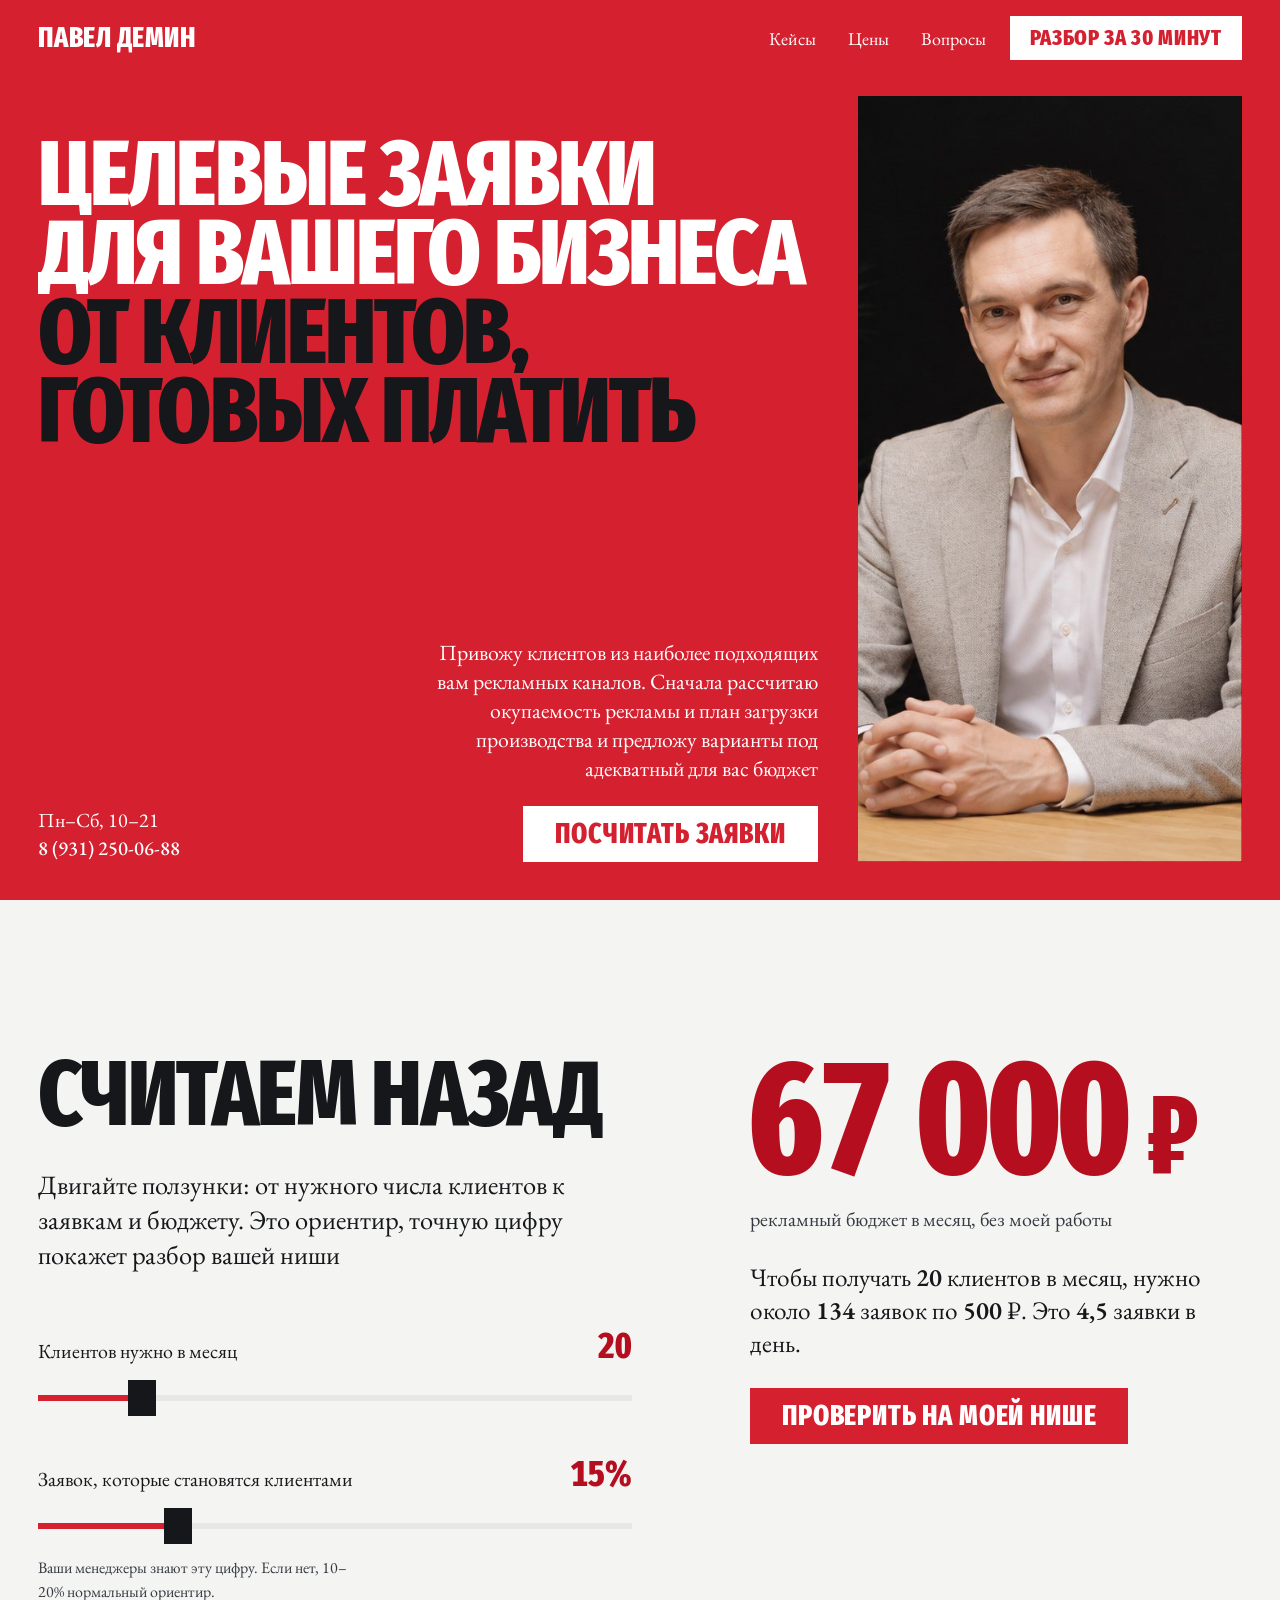
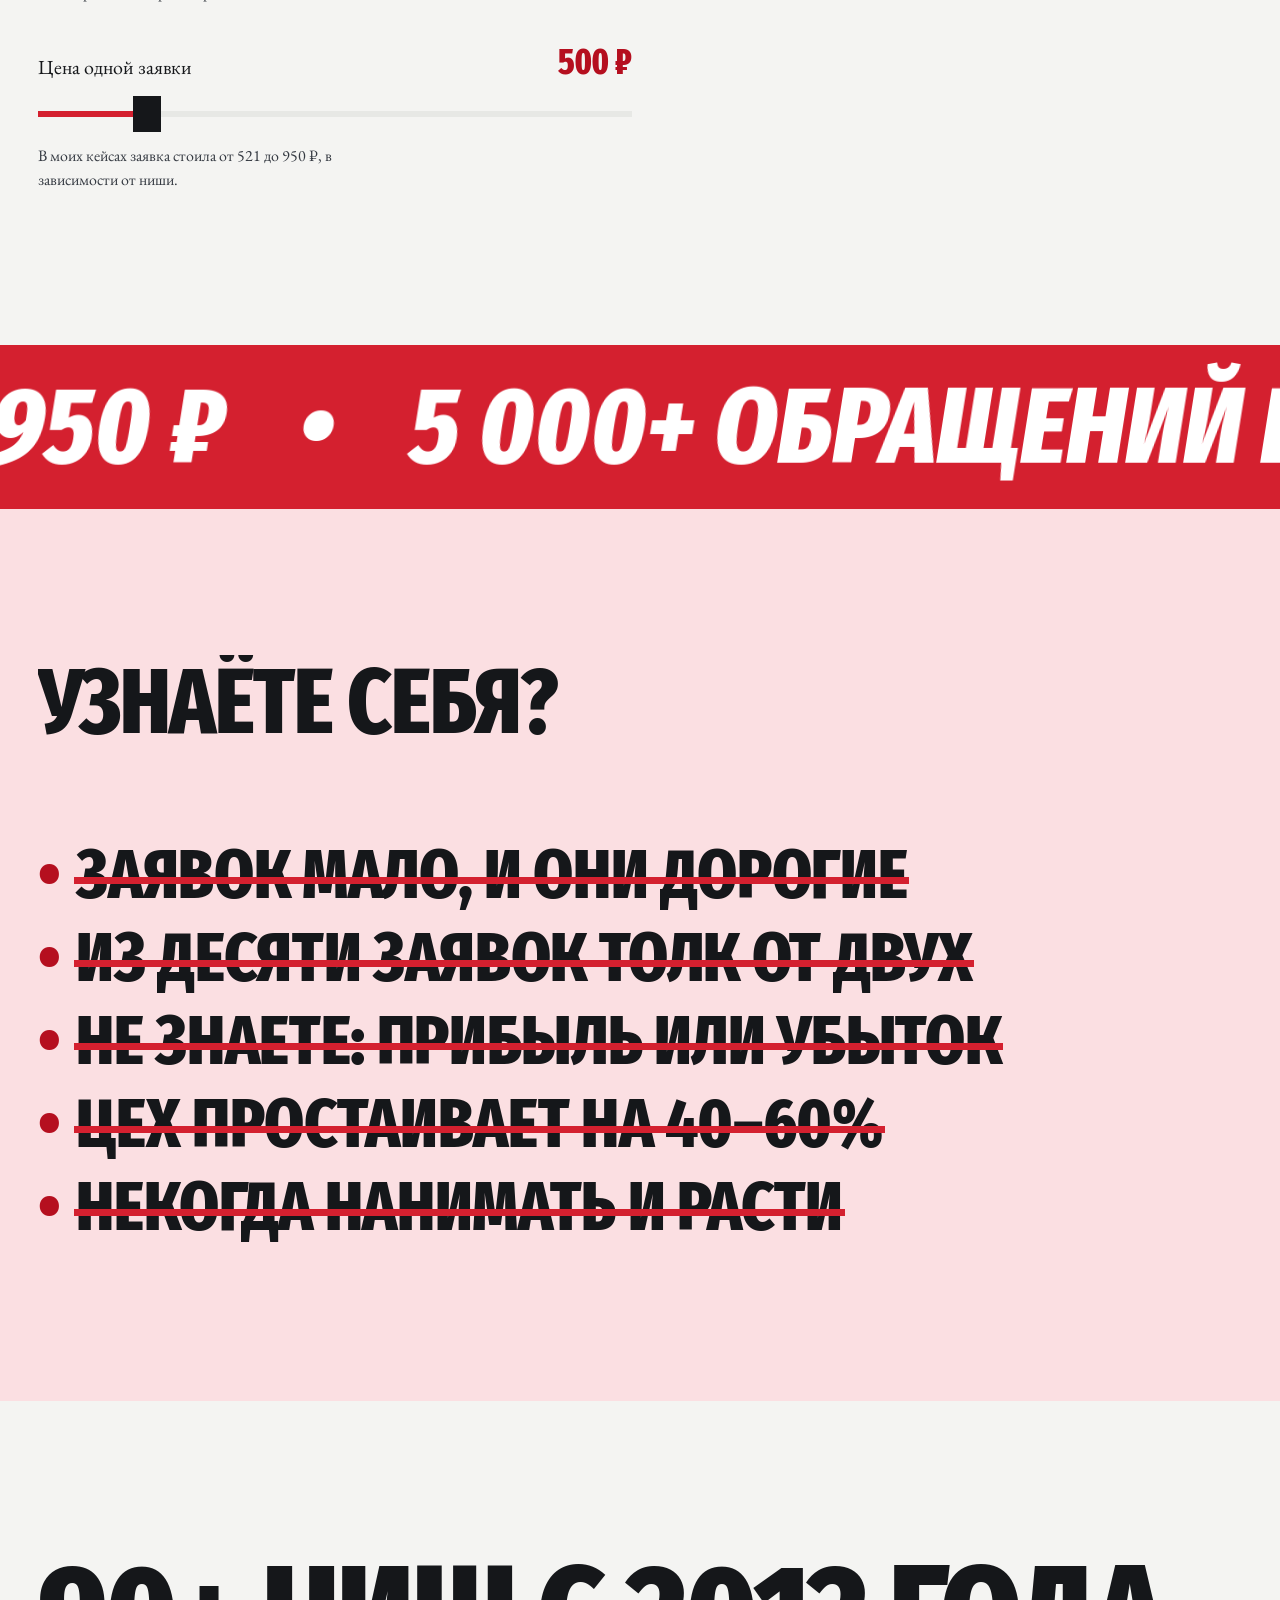
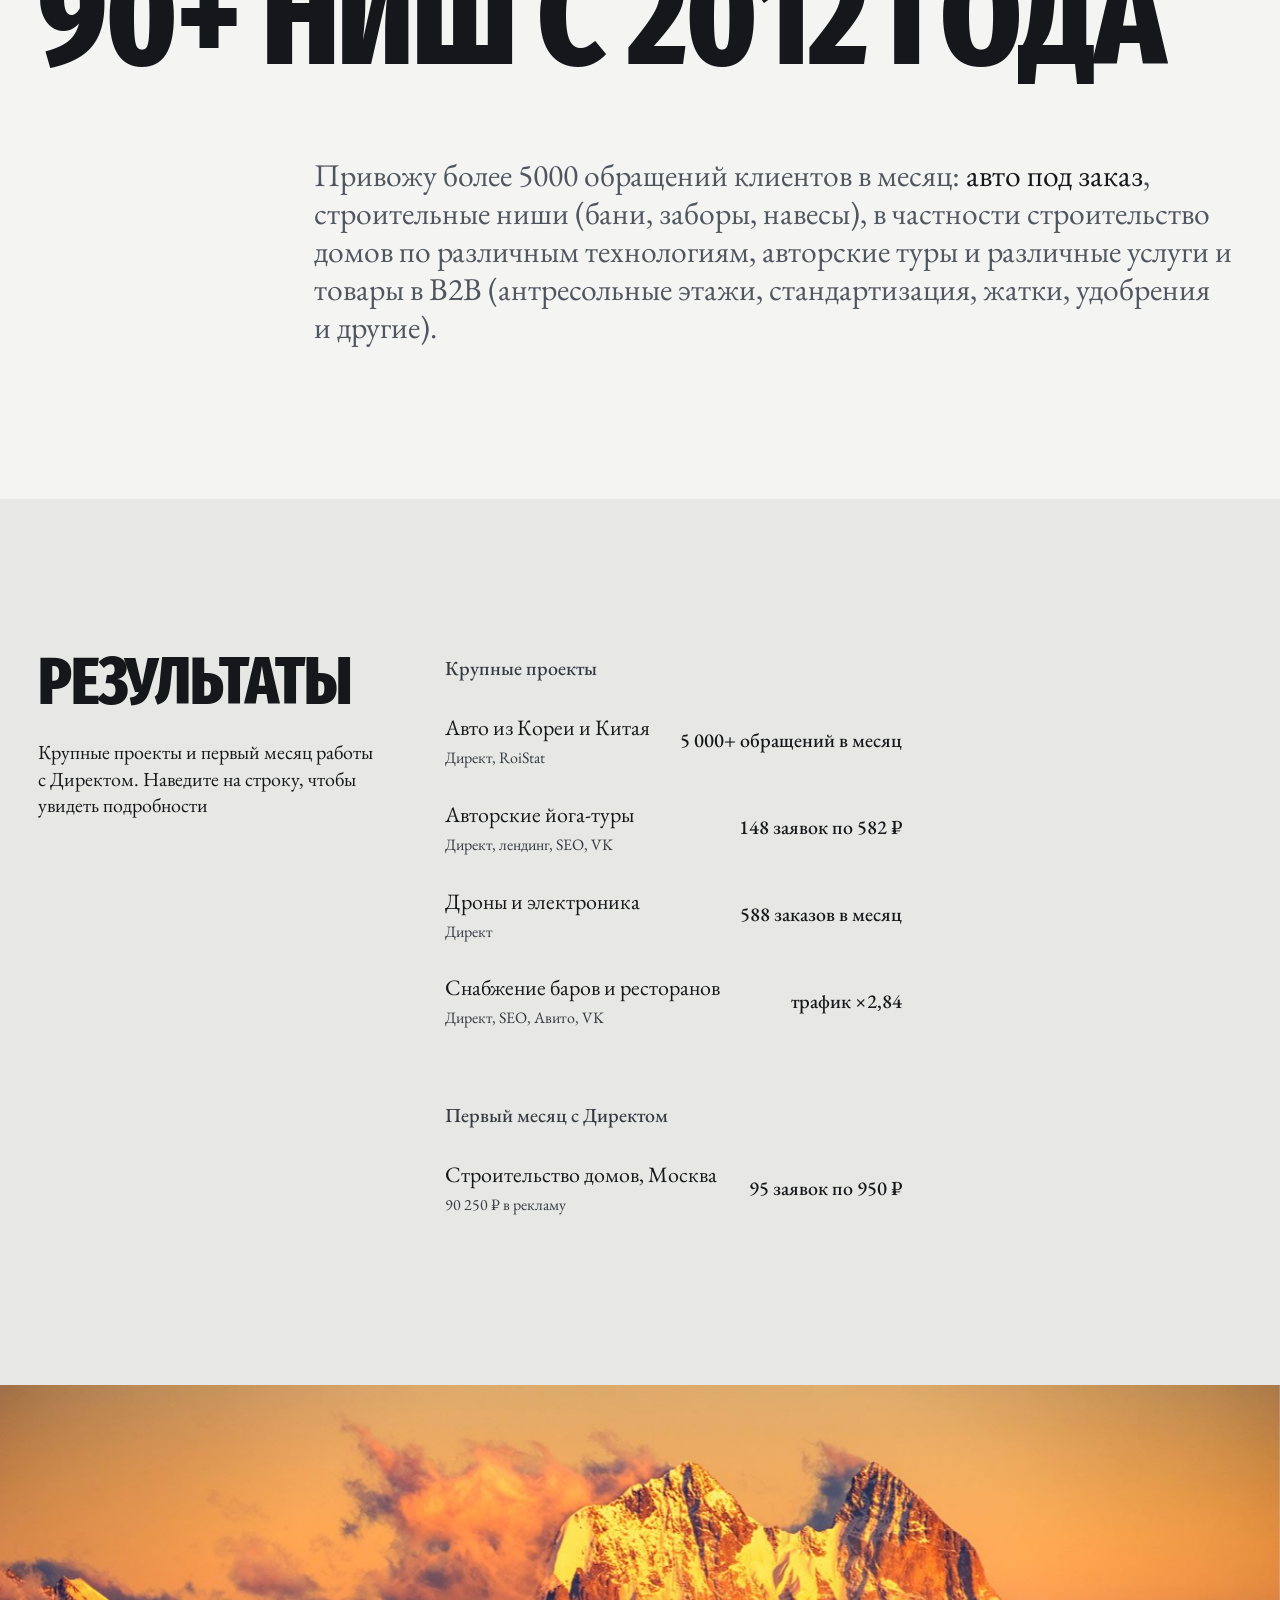
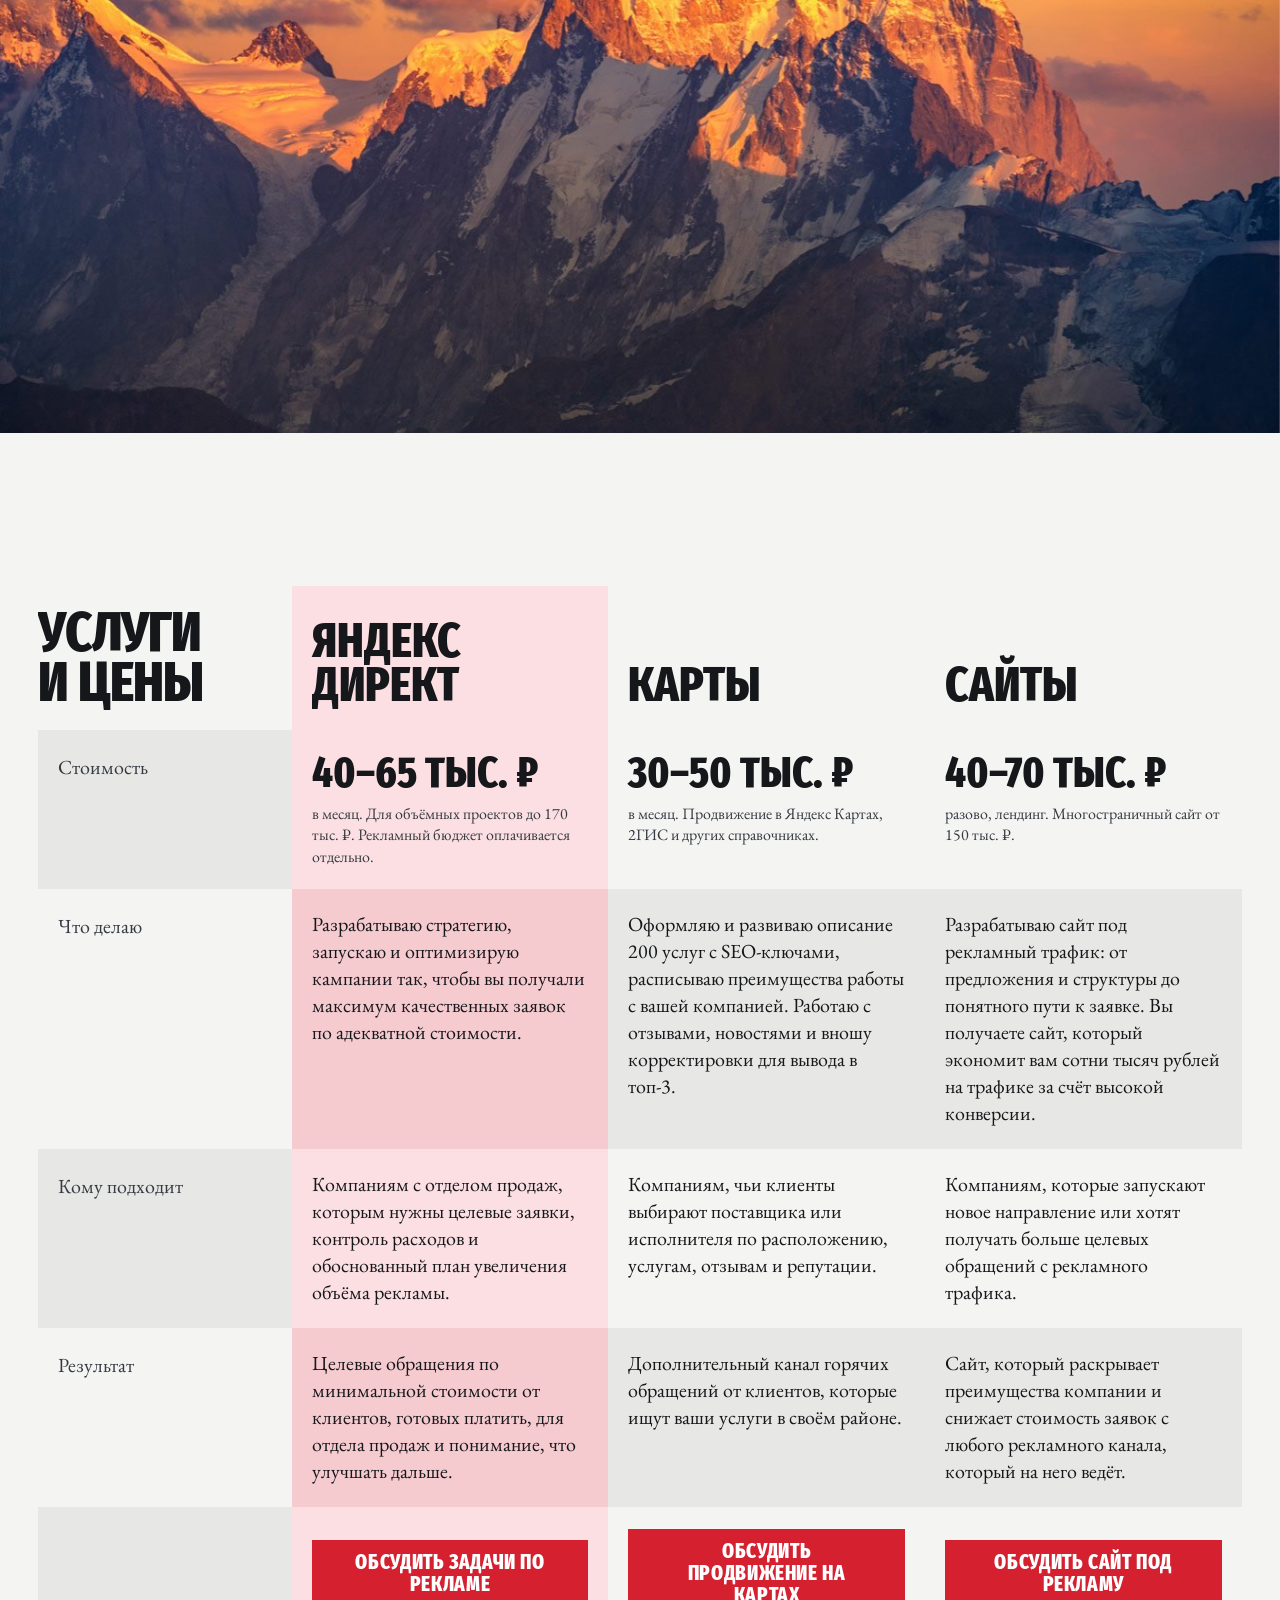
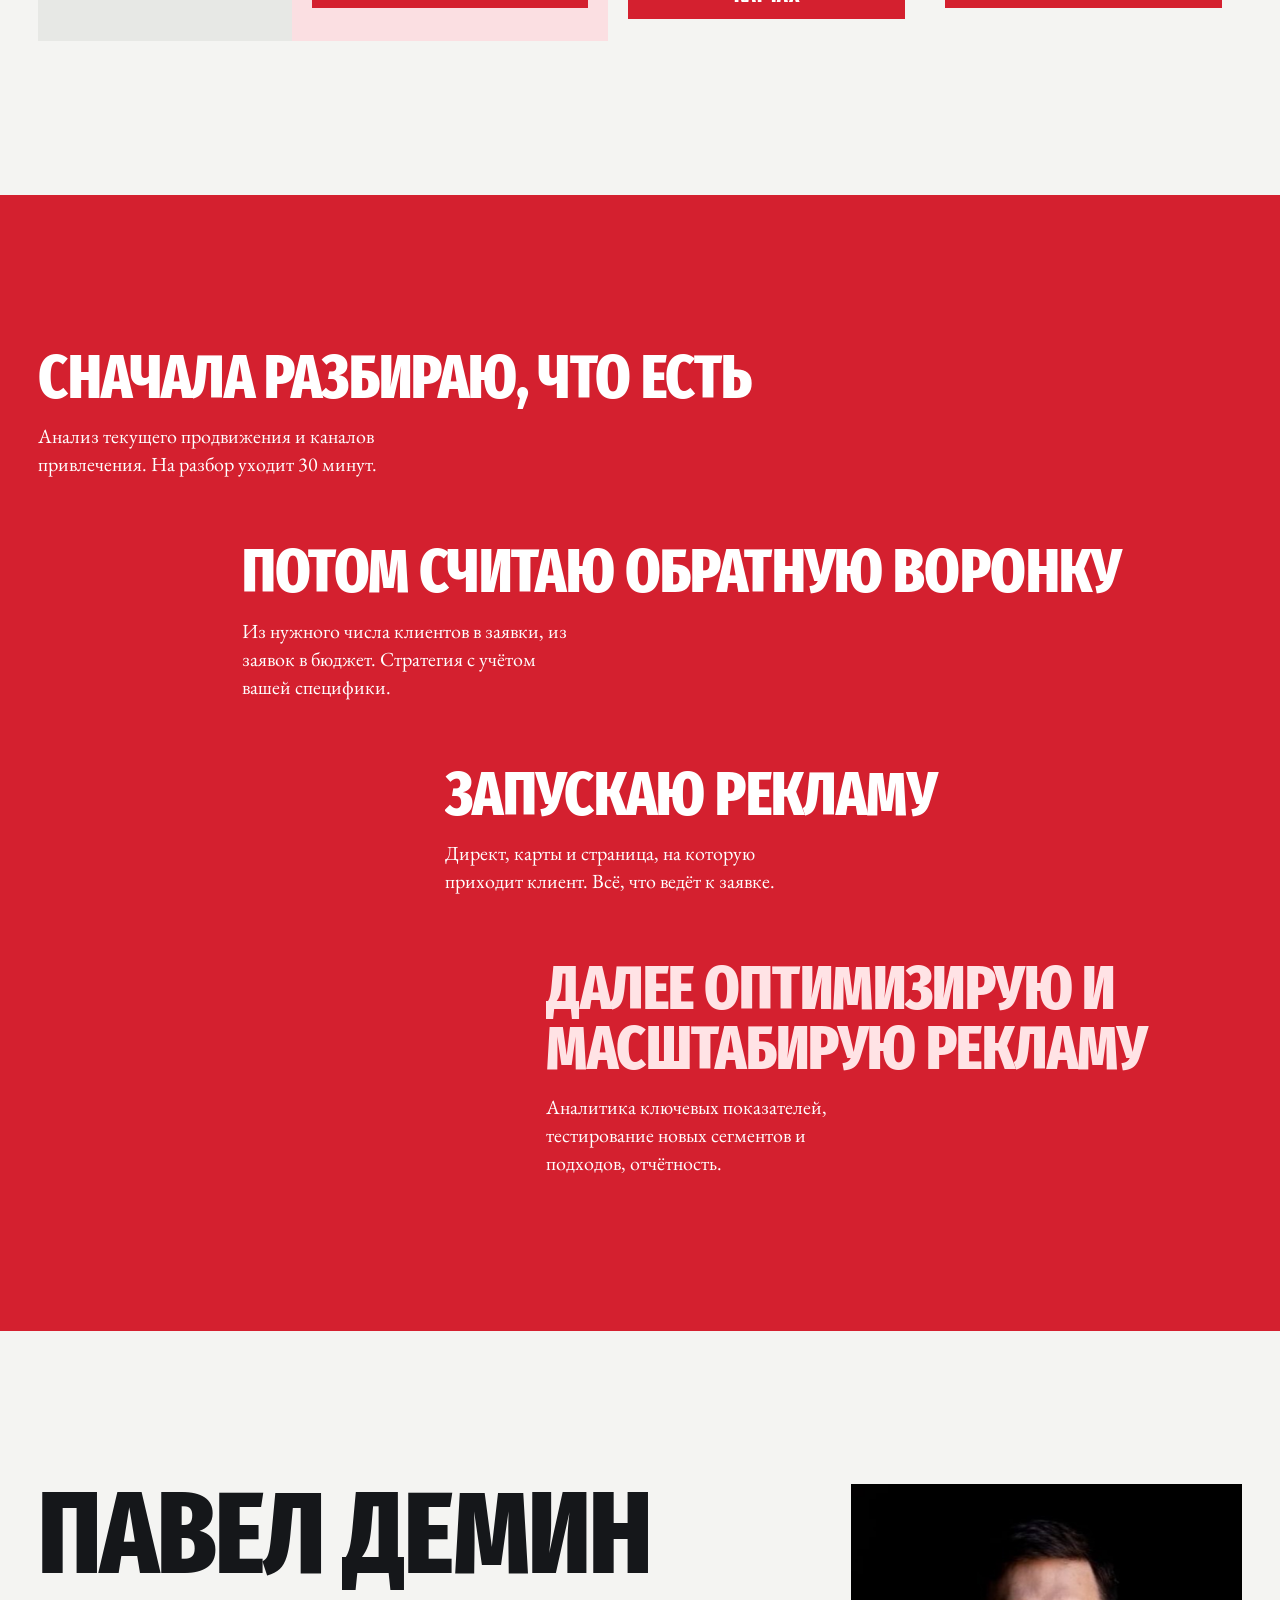
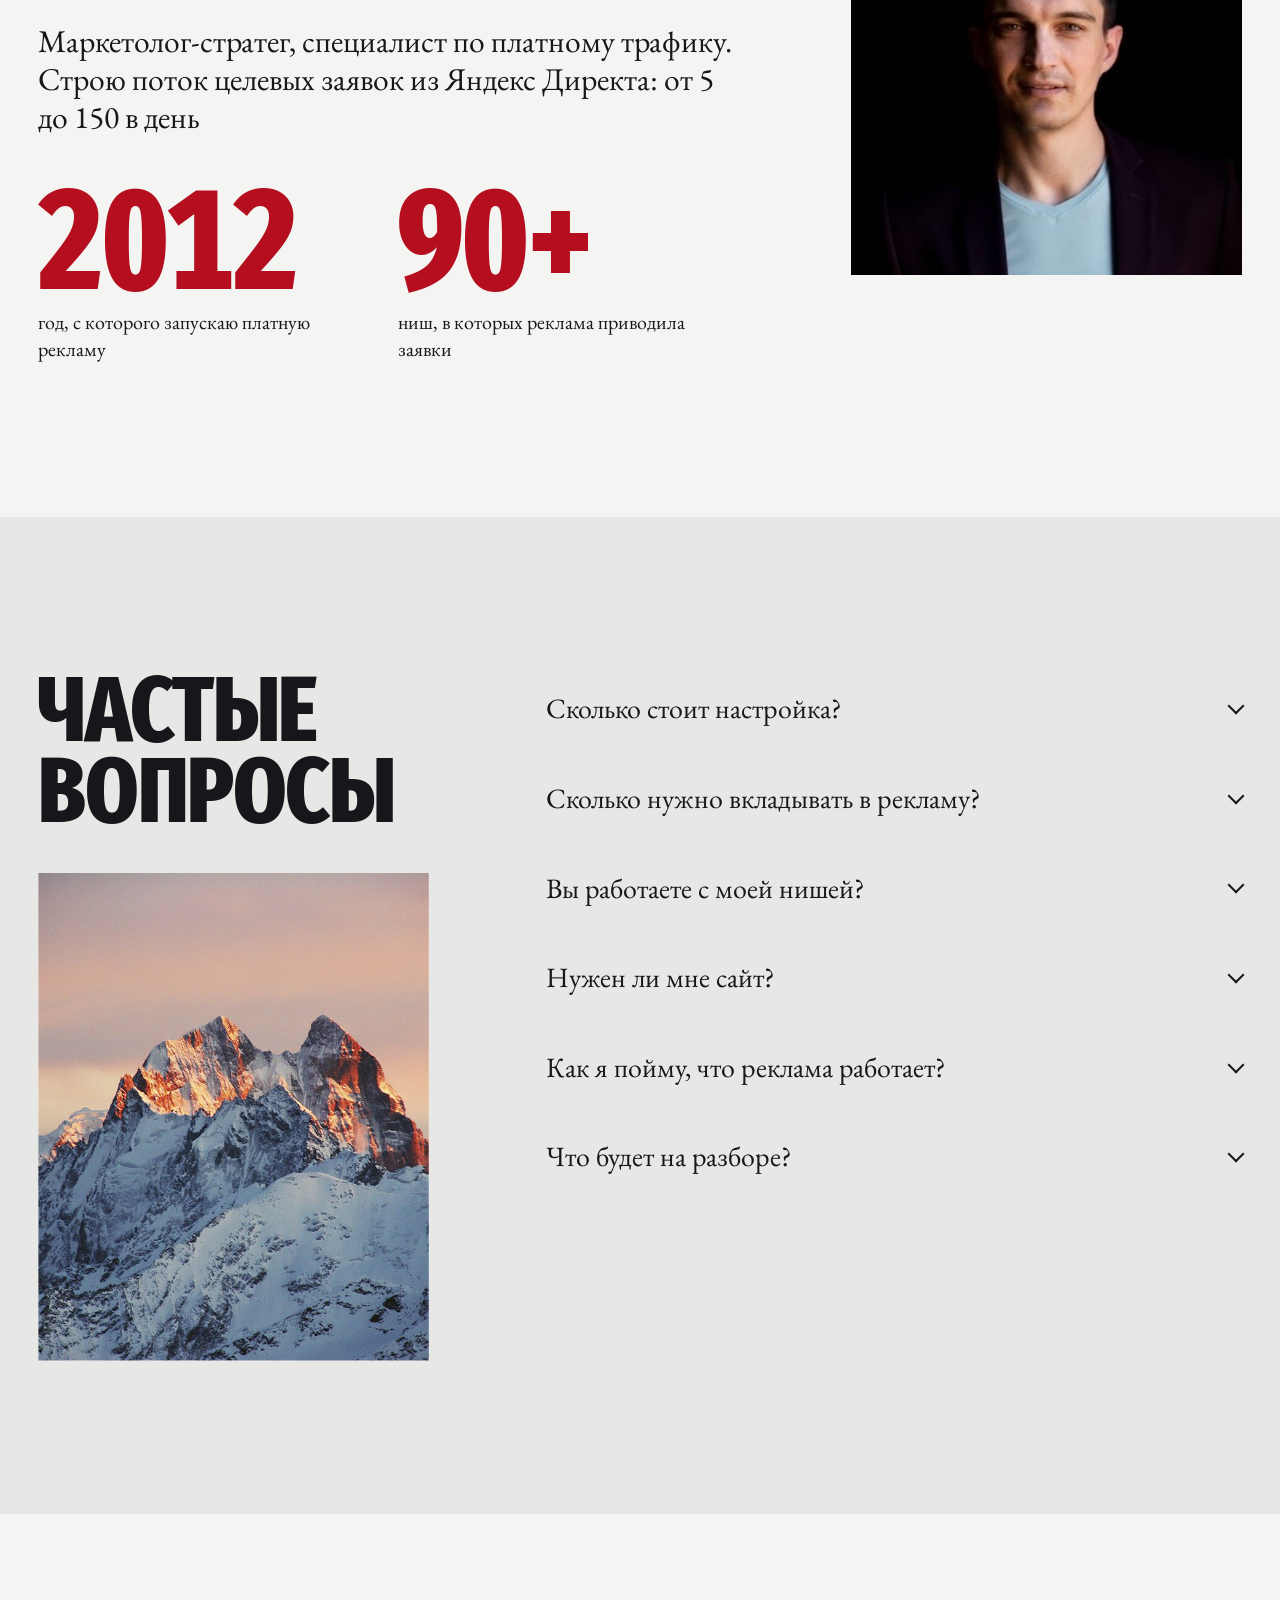
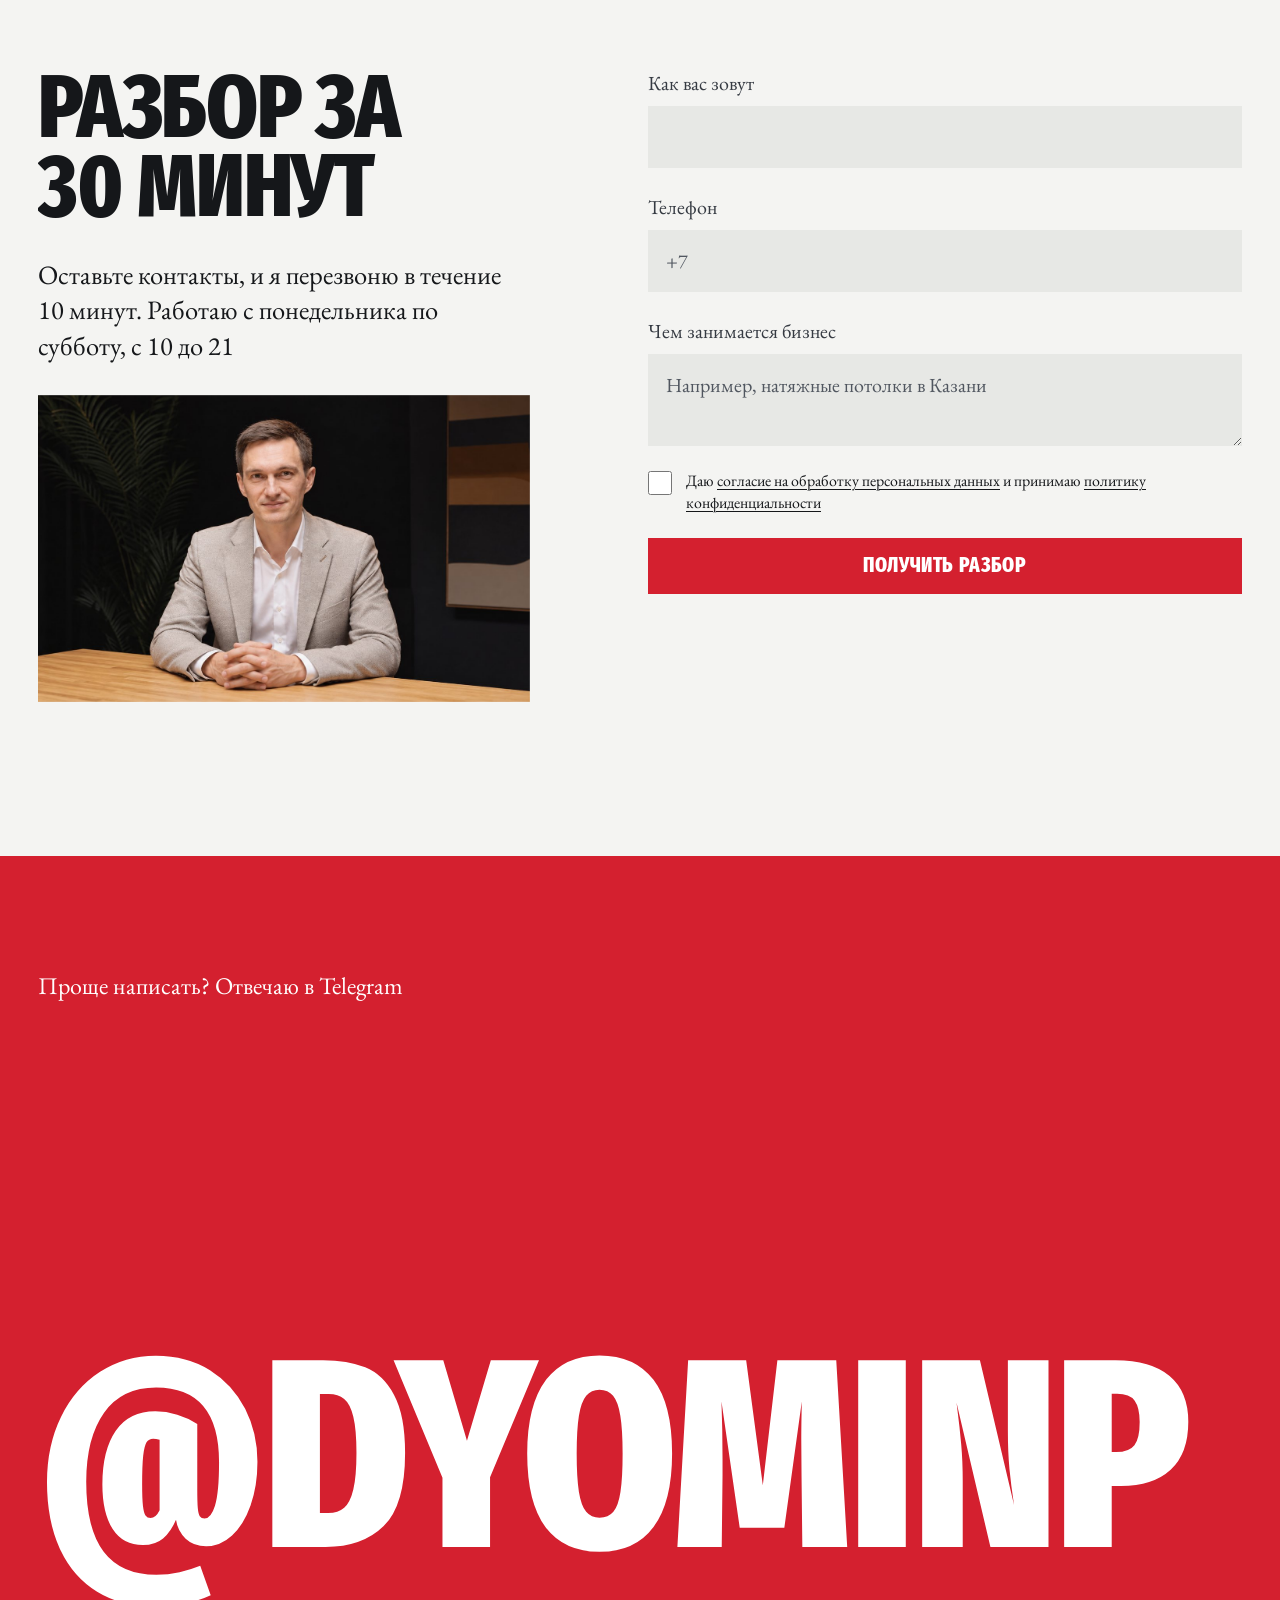
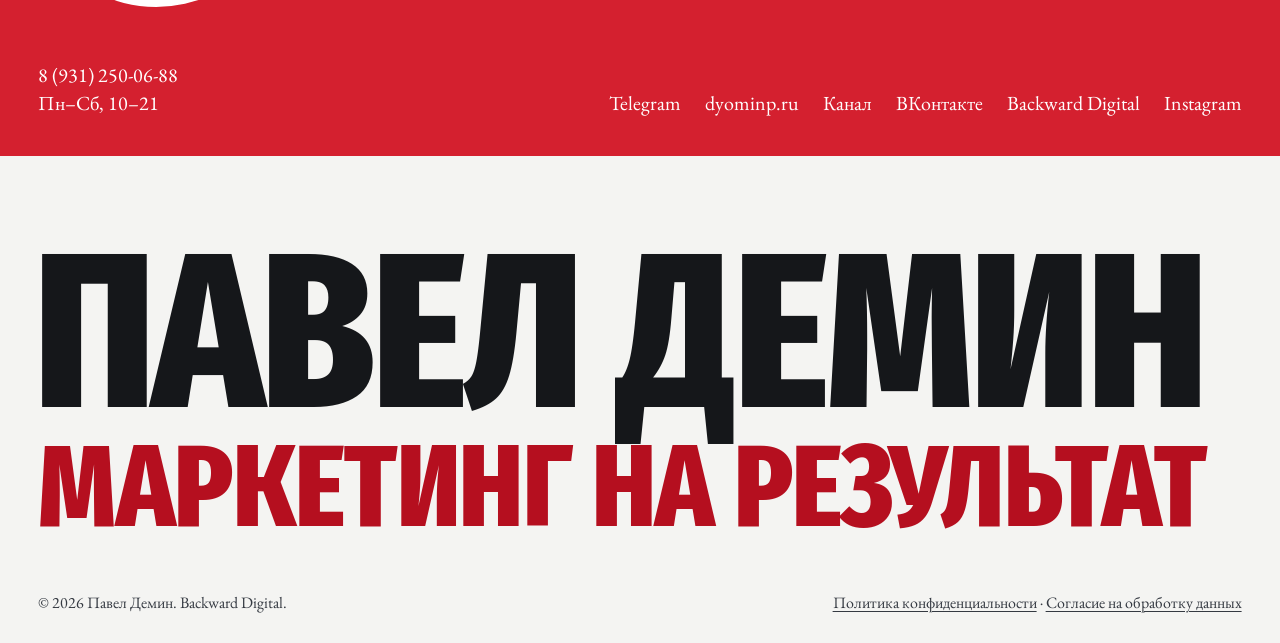
<file: index.html>
<!DOCTYPE html>
<html lang="ru">
<head>
<meta charset="utf-8">
<meta name="viewport" content="width=device-width, initial-scale=1">
<title>Павел Демин: Яндекс Директ, карты, лендинги</title>
<meta name="description" content="Целевые заявки для бизнеса из Яндекс Директа от клиентов, готовых платить. Продвижение на картах и лендинги под рекламу. Павел Демин, маркетолог по платному трафику с 2012 года.">
<meta name="theme-color" content="#d4202f">
<meta property="og:title" content="Павел Демин: целевые заявки из Яндекс Директа">
<meta property="og:description" content="Считаем назад: от нужных клиентов к заявкам и бюджету. Директ, карты, лендинги.">
<meta property="og:type" content="website">
<link rel="icon" href="data:image/svg+xml,%3Csvg xmlns='http://www.w3.org/2000/svg' viewBox='0 0 32 32'%3E%3Crect width='32' height='32' fill='%23d4202f'/%3E%3Cpath d='M26 16H8m7-8-8 8 8 8' fill='none' stroke='%23fff' stroke-width='3'/%3E%3C/svg%3E">
<link rel="preconnect" href="https://fonts.googleapis.com">
<link rel="preconnect" href="https://fonts.gstatic.com" crossorigin>
<link href="https://fonts.googleapis.com/css2?family=Fira+Sans+Extra+Condensed:wght@800&family=EB+Garamond:ital,wght@0,400;0,500;0,600;1,400&display=swap" rel="stylesheet">
<script>document.documentElement.classList.add("js");setTimeout(function(){if(!window.__dd)document.documentElement.classList.remove("js")},5000)</script>
<link rel="stylesheet" href="styles.css">
</head>
<body>

<header class="header" id="header">
  <div class="header__inner">
    <a class="logo" href="#top" aria-label="Павел Демин, наверх">Павел Демин</a>
    <nav class="nav" id="nav" aria-label="Разделы">
      <a href="#cases">Кейсы</a>
      <a href="#pricing">Цены</a>
      <a href="#faq">Вопросы</a>
      <a href="tel:+79312500688" class="nav__phone">8 (931) 250-06-88</a>
    </nav>
    <a class="btn btn--sm header__cta" href="#lead"><span class="hide-sm">Разбор за 30 минут</span><span class="show-sm">Разбор</span></a>
    <button class="burger" id="burger" type="button" aria-label="Меню" aria-expanded="false" aria-controls="nav"><i></i><i></i></button>
  </div>
</header>

<main>

<!-- ============ HERO ============ -->
<section class="hero f-carmine" id="top" data-field="carmine">
  <h1 class="hero__title" aria-label="Целевые заявки для вашего бизнеса от клиентов, готовых платить">
    <span class="hl hl--1"><span class="split" aria-hidden="true">Целевые заявки</span></span>
    <span class="hl hl--2"><span class="split" aria-hidden="true">для вашего бизнеса</span></span>
    <span class="hl hl--3"><span class="split" aria-hidden="true">от клиентов,</span></span>
    <span class="hl hl--4"><span class="split" aria-hidden="true">готовых платить</span></span>
  </h1>
  <figure class="hero__ph">
    <img src="img/hero-pavel.jpg" width="760" height="939" alt="Павел Демин, маркетолог по платному трафику">
  </figure>
  <div class="hero__foot">
    <p class="hero__meta">Пн–Сб, 10–21<br><a href="tel:+79312500688">8 (931) 250-06-88</a></p>
    <div class="hero__sell">
      <p>Привожу клиентов из наиболее подходящих вам рекламных каналов. Сначала рассчитаю окупаемость рекламы и план загрузки производства и предложу варианты под адекватный для вас бюджет</p>
      <a class="btn" href="#calc">Посчитать заявки</a>
    </div>
  </div>
</section>

<!-- ============ CALCULATOR (live thing) ============ -->
<section class="calc f-paper" id="calc" data-field="paper">
  <div class="wrap calc__grid">
    <div class="calc__intro">
      <h2 class="h2" data-r="line">Считаем назад</h2>
      <p class="lead" data-r>Двигайте ползунки: от нужного числа клиентов к заявкам и бюджету. Это ориентир, точную цифру покажет разбор вашей ниши</p>
    </div>

    <form class="calc__controls" id="calcForm" onsubmit="return false" data-r>
      <div class="ctl">
        <div class="ctl__top"><label for="cClients">Клиентов нужно в месяц</label><output id="oClients" for="cClients">20</output></div>
        <div class="range"><div class="range__fill" aria-hidden="true"></div><input id="cClients" type="range" min="5" max="100" step="1" value="20"></div>
      </div>
      <div class="ctl">
        <div class="ctl__top"><label for="cConv">Заявок, которые становятся клиентами</label><output id="oConv" for="cConv">15%</output></div>
        <div class="range"><div class="range__fill" aria-hidden="true"></div><input id="cConv" type="range" min="5" max="50" step="1" value="15"></div>
        <p class="ctl__hint">Ваши менеджеры знают эту цифру. Если нет, 10–20% нормальный ориентир.</p>
      </div>
      <div class="ctl">
        <div class="ctl__top"><label for="cCpl">Цена одной заявки</label><output id="oCpl" for="cCpl">500 ₽</output></div>
        <div class="range"><div class="range__fill" aria-hidden="true"></div><input id="cCpl" type="range" min="300" max="1500" step="50" value="500"></div>
        <p class="ctl__hint">В моих кейсах заявка стоила от 521 до 950 ₽, в зависимости от ниши.</p>
      </div>
    </form>

    <div class="calc__result" aria-live="polite">
      <p class="result__big"><span id="rBudget">67 000</span><span class="result__cur"> ₽</span></p>
      <p class="result__cap">рекламный бюджет в месяц, без моей работы</p>
      <p class="result__sentence">Чтобы получать <b id="sClients">20</b> клиентов в месяц, нужно около <b id="sLeads">134</b> заявок по <b id="sCpl">500</b> ₽. Это <b id="sDay">4,5</b> заявки в день.</p>
      <a class="btn" href="#lead" id="calcCta">Проверить на моей нише</a>
    </div>
  </div>
</section>

<!-- ============ MARQUEE (real figures) ============ -->
<div class="marquee f-carmine" aria-hidden="true" data-field="carmine">
  <div class="marquee__track" id="marquee">
    <span>5 000+ обращений в месяц</span><span>•</span><span>148 заявок по 582 ₽</span><span>•</span><span>588 заказов в месяц</span><span>•</span><span>95 заявок по 950 ₽</span><span>•</span>
  </div>
</div>

<!-- ============ PAINS ============ -->
<section class="pains f-pink" id="pains" data-field="pink">
  <div class="wrap">
    <h2 class="h2" data-r="line">Узнаёте себя?</h2>
    <ul class="pains__list">
      <li class="pain"><span class="pain__t">Заявок мало, и они дорогие</span></li>
      <li class="pain"><span class="pain__t">Из десяти заявок толк от двух</span></li>
      <li class="pain"><span class="pain__t">Не знаете: прибыль или убыток</span></li>
      <li class="pain"><span class="pain__t">Цех простаивает на <span class="nb">40–60%</span></span></li>
      <li class="pain"><span class="pain__t">Некогда нанимать и расти</span></li>
    </ul>
  </div>
</section>

<!-- ============ NICHES (names as one sentence) ============ -->
<section class="niches f-paper" id="niches" data-field="paper">
  <div class="wrap">
    <h2 class="h2 niches__h" data-r="line">90+ ниш с 2012 года</h2>
    <p class="niches__p" id="nichesP" data-r>Привожу более 5000 обращений клиентов в месяц: <span class="n">авто под заказ</span>, <span class="n">строительные ниши (бани, заборы, навесы)</span>, в частности <span class="n">строительство домов по различным технологиям</span>, <span class="n">авторские туры</span> и <span class="n">различные услуги и товары в B2B (антресольные этажи, стандартизация, жатки, удобрения и другие)</span>.</p>
  </div>
</section>

<!-- ============ CASES (ledger + peek) ============ -->
<section class="cases f-tone" id="cases" data-field="tone">
  <div class="wrap cases__grid">
    <div class="cases__head">
      <h2 class="h2" data-r="line">Результаты</h2>
      <p class="lead" data-r>Крупные проекты и первый месяц работы с Директом. Наведите на строку, чтобы увидеть подробности</p>
    </div>

    <div class="ledger" id="ledger">
      <aside class="peek" id="peek" aria-hidden="true">
        <p class="peek__big" id="peekBig">5 000+ обращений</p>
        <p class="peek__txt" id="peekTxt">в месяц на авто под заказ из Кореи и Китая</p>
      </aside>

      <h3 class="ledger__g">Крупные проекты</h3>
      <ul class="ledger__rows" data-stagger>
        <li class="row" tabindex="0" data-r data-big="5 000+ обращений" data-txt="в месяц на авто под заказ из Кореи и Китая. Стратегия, Яндекс Директ, оптимизация по RoiStat.">
          <span class="row__n">Авто из Кореи и Китая</span><span class="row__k">Директ, RoiStat</span><span class="row__r">5 000+ обращений в месяц</span>
        </li>
        <li class="row" tabindex="0" data-r data-big="148 заявок по 582 ₽" data-txt="в месяц на авторские йога-туры. 16 млн ₽ выручки за сезон с мая по октябрь. Лендинг, Директ, SEO, VK, УТП и отдел продаж.">
          <span class="row__n">Авторские йога-туры</span><span class="row__k">Директ, лендинг, SEO, VK</span><span class="row__r">148 заявок по 582 ₽</span>
        </li>
        <li class="row" tabindex="0" data-r data-big="588 заказов" data-txt="в месяц на дроны и электронику. Стратегия продвижения и Яндекс Директ.">
          <span class="row__n">Дроны и электроника</span><span class="row__k">Директ</span><span class="row__r">588 заказов в месяц</span>
        </li>
        <li class="row" tabindex="0" data-r data-big="Трафик в 2,84 раза" data-txt="вырос у поставщика для баров и ресторанов. Директ, SEO, Авито, VK и доработки сайта.">
          <span class="row__n">Снабжение баров и ресторанов</span><span class="row__k">Директ, SEO, Авито, VK</span><span class="row__r">трафик ×2,84</span>
        </li>
      </ul>

      <h3 class="ledger__g">Первый месяц с Директом</h3>
      <ul class="ledger__rows" data-stagger>
        <li class="row" tabindex="0" data-r data-big="95 заявок" data-txt="за первый месяц. В рекламу вложено 90 250 ₽, заявка вышла по 950 ₽.">
          <span class="row__n">Строительство домов, Москва</span><span class="row__k">90 250 ₽ в рекламу</span><span class="row__r">95 заявок по 950 ₽</span>
        </li>
      </ul>
    </div>
  </div>
</section>

<!-- ============ PHOTO BAND ============ -->
<figure class="band" id="band" data-field="carmine">
  <img src="img/svaneti-1.jpg" width="1350" height="900" alt="Ушба в Сванетии на закате, вершины в золотом свете" loading="lazy">
</figure>

<!-- ============ PRICING ============ -->
<section class="pricing f-paper" id="pricing" data-field="paper">
  <div class="wrap">
    <div class="ptable" id="ptable">
      <div class="ptable__corner"><h2 class="h2" data-r="line">Услуги и цены</h2></div>
      <div class="ptable__labels" aria-hidden="true">
        <div class="pl pl--price">Стоимость</div>
        <div class="pl">Что делаю</div>
        <div class="pl">Кому подходит</div>
        <div class="pl">Результат</div>
        <div class="pl pl--act"></div>
      </div>

      <article class="plan plan--main" data-r>
        <h3 class="plan__name">Яндекс Директ</h3>
        <div class="cell cell--price" data-label="Стоимость"><p class="price">40–65 тыс. ₽</p><p class="price__sub">в месяц. Для объёмных проектов до 170 тыс. ₽. Рекламный бюджет оплачивается отдельно.</p></div>
        <div class="cell" data-label="Что делаю"><p>Разрабатываю стратегию, запускаю и оптимизирую кампании так, чтобы вы получали максимум качественных заявок по адекватной стоимости.</p></div>
        <div class="cell" data-label="Кому подходит"><p>Компаниям с отделом продаж, которым нужны целевые заявки, контроль расходов и обоснованный план увеличения объёма рекламы.</p></div>
        <div class="cell" data-label="Результат"><p>Целевые обращения по минимальной стоимости от клиентов, готовых платить, для отдела продаж и понимание, что улучшать дальше.</p></div>
        <div class="cell cell--act"><a class="btn btn--block" href="#lead" data-service="Яндекс Директ">Обсудить задачи по рекламе</a></div>
      </article>

      <article class="plan" data-r>
        <h3 class="plan__name">Карты</h3>
        <div class="cell cell--price" data-label="Стоимость"><p class="price">30–50 тыс. ₽</p><p class="price__sub">в месяц. Продвижение в Яндекс Картах, 2ГИС и других справочниках.</p></div>
        <div class="cell" data-label="Что делаю"><p>Оформляю и развиваю описание 200 услуг с SEO-ключами, расписываю преимущества работы с вашей компанией. Работаю с отзывами, новостями и вношу корректировки для вывода в топ-3.</p></div>
        <div class="cell" data-label="Кому подходит"><p>Компаниям, чьи клиенты выбирают поставщика или исполнителя по расположению, услугам, отзывам и репутации.</p></div>
        <div class="cell" data-label="Результат"><p>Дополнительный канал горячих обращений от клиентов, которые ищут ваши услуги в своём районе.</p></div>
        <div class="cell cell--act"><a class="btn btn--block" href="#lead" data-service="Карты">Обсудить продвижение на картах</a></div>
      </article>

      <article class="plan" data-r>
        <h3 class="plan__name">Сайты</h3>
        <div class="cell cell--price" data-label="Стоимость"><p class="price">40–70 тыс. ₽</p><p class="price__sub">разово, лендинг. Многостраничный сайт от 150 тыс. ₽.</p></div>
        <div class="cell" data-label="Что делаю"><p>Разрабатываю сайт под рекламный трафик: от предложения и структуры до понятного пути к заявке. Вы получаете сайт, который экономит вам сотни тысяч рублей на трафике за счёт высокой конверсии.</p></div>
        <div class="cell" data-label="Кому подходит"><p>Компаниям, которые запускают новое направление или хотят получать больше целевых обращений с рекламного трафика.</p></div>
        <div class="cell" data-label="Результат"><p>Сайт, который раскрывает преимущества компании и снижает стоимость заявок с любого рекламного канала, который на него ведёт.</p></div>
        <div class="cell cell--act"><a class="btn btn--block" href="#lead" data-service="Сайт">Обсудить сайт под рекламу</a></div>
      </article>
    </div>
  </div>
</section>

<!-- ============ STEPS ============ -->
<section class="steps f-carmine" id="steps" data-field="carmine">
  <div class="wrap">
    <ol class="stairs">
      <li class="stage" style="--i:0">
        <h2 class="stage__t"><span class="mask"><span>Сначала разбираю, что есть</span></span></h2>
        <p class="stage__p" data-r>Анализ текущего продвижения и каналов привлечения. На разбор уходит 30 минут.</p>
      </li>
      <li class="stage" style="--i:1">
        <p class="stage__t"><span class="mask"><span>Потом считаю обратную воронку</span></span></p>
        <p class="stage__p" data-r>Из нужного числа клиентов в заявки, из заявок в бюджет. Стратегия с учётом вашей специфики.</p>
      </li>
      <li class="stage" style="--i:2">
        <p class="stage__t"><span class="mask"><span>Запускаю рекламу</span></span></p>
        <p class="stage__p" data-r>Директ, карты и страница, на которую приходит клиент. Всё, что ведёт к заявке.</p>
      </li>
      <li class="stage stage--last" style="--i:3">
        <p class="stage__t"><span class="mask"><span>Далее оптимизирую и масштабирую рекламу</span></span></p>
        <p class="stage__p" data-r>Аналитика ключевых показателей, тестирование новых сегментов и подходов, отчётность.</p>
      </li>
    </ol>
  </div>
</section>

<!-- ============ ABOUT ============ -->
<section class="about f-paper" id="about" data-field="paper">
  <div class="wrap about__grid">
    <div class="about__text">
      <h2 class="h2" data-r="line">Павел Демин</h2>
      <p class="about__p" data-r>Маркетолог-стратег, специалист по платному трафику. Строю поток целевых заявок из Яндекс Директа: от 5 до 150 в день</p>
      <div class="about__nums">
        <p class="num" data-r><b class="num__v">2012</b><span>год, с которого запускаю платную рекламу</span></p>
        <p class="num" data-r><b class="num__v"><i data-count="90">90</i>+</b><span>ниш, в которых реклама приводила заявки</span></p>
      </div>
    </div>
    <figure class="about__ph" data-r="open">
      <img src="img/pavel.jpg" width="499" height="500" alt="Павел Демин, маркетолог-стратег, специалист по платному трафику" loading="lazy">
    </figure>
  </div>
</section>

<!-- ============ FAQ ============ -->
<section class="faq f-tone" id="faq" data-field="tone">
  <div class="wrap faq__grid">
    <div class="faq__head">
      <h2 class="h2" data-r="line">Частые вопросы</h2>
      <figure class="faq__ph" data-r="open">
        <img src="img/svaneti-2.jpg" width="1200" height="795" alt="Заснеженная Ушба в розовом свете рассвета" loading="lazy">
      </figure>
    </div>
    <div class="faq__list" data-stagger>
      <details data-r>
        <summary>Сколько стоит настройка?</summary>
        <div class="ans"><p>Яндекс Директ: 40–65 тыс. ₽ в месяц, на объёмных проектах до 170 тыс. ₽. Карты: 30–50 тыс. ₽ в месяц. Лендинг: 40–70 тыс. ₽ разово, многостраничный сайт: от 150 тыс. ₽ разово. Рекламный бюджет оплачивается отдельно.</p></div>
      </details>
      <details data-r>
        <summary>Сколько нужно вкладывать в рекламу?</summary>
        <div class="ans"><p>Зависит от ниши и от того, сколько клиентов вам нужно. Прикиньте свой вариант в калькуляторе выше, но закладывайте от 2 тыс. ₽ в день в регионах и от 3 тыс. ₽ в день в городах-миллионниках.</p></div>
      </details>
      <details data-r>
        <summary>Вы работаете с моей нишей?</summary>
        <div class="ans"><p>Запускал рекламу в более чем 90 нишах. Если вашей среди них нет, на разборе посчитаем бюджет и окупаемость продвижения.</p></div>
      </details>
      <details data-r>
        <summary>Нужен ли мне сайт?</summary>
        <div class="ans"><p>Реклама ведёт на страницу сайта как самый эффективный конвертер трафика в заявки. Если страница слабая, сделаю лендинг под рекламу. Если сайт хороший, работаю в рамках его аналитики и возможностей оптимизации.</p></div>
      </details>
      <details data-r>
        <summary>Как я пойму, что реклама работает?</summary>
        <div class="ans"><p>Настраиваю аналитику ключевых показателей и присылаю регулярную отчётность: сколько пришло заявок, по какой цене и сколько потрачено.</p></div>
      </details>
      <details data-r>
        <summary>Что будет на разборе?</summary>
        <div class="ans"><p>За 30 минут разберём, как вы привлекаете клиентов сейчас, и я предложу план роста с цифрами. Разбор бесплатный.</p></div>
      </details>
    </div>
  </div>
</section>

<!-- ============ LEAD FORM ============ -->
<section class="lead-sec f-paper" id="lead" data-field="paper">
  <div class="wrap lead__grid">
    <div class="lead__text">
      <h2 class="h2" data-r="line">Разбор за 30 минут</h2>
      <p class="lead" data-r>Оставьте контакты, и я перезвоню в течение 10 минут. Работаю с понедельника по субботу, с 10 до 21</p>
      <p class="lead__note" id="leadNote" hidden></p>
      <figure class="lead__ph" data-r="open">
        <img src="img/pavel-form.jpg" width="1400" height="788" alt="Павел Демин за рабочим столом" loading="lazy">
      </figure>
    </div>
    <form class="form" id="leadForm" novalidate>
      <div class="field">
        <label for="fName">Как вас зовут</label>
        <input id="fName" name="name" type="text" autocomplete="name" required>
      </div>
      <div class="field">
        <label for="fPhone">Телефон</label>
        <input id="fPhone" name="phone" type="tel" inputmode="tel" autocomplete="tel" placeholder="+7" required>
      </div>
      <div class="field">
        <label for="fNiche">Чем занимается бизнес</label>
        <textarea id="fNiche" name="niche" rows="2" placeholder="Например, натяжные потолки в Казани"></textarea>
      </div>
      <input type="hidden" name="service" id="fService" value="">
      <input type="hidden" name="calc" id="fCalc" value="">
      <input type="text" name="_gotcha" style="display:none" tabindex="-1" autocomplete="off">
      <label class="check"><input type="checkbox" id="fAgree" required><span>Даю <a href="consent.html" target="_blank" rel="noopener">согласие на обработку персональных данных</a> и принимаю <a href="privacy.html" target="_blank" rel="noopener">политику конфиденциальности</a></span></label>
      <button class="btn btn--block" type="submit">Получить разбор</button>
      <p class="form__status" id="formStatus" role="status" aria-live="polite"></p>
    </form>
  </div>
</section>

<!-- ============ CONTACT ============ -->
<section class="contact f-carmine" id="contact" data-field="carmine">
  <p class="contact__lead">Проще написать? Отвечаю в Telegram</p>
  <h2 class="contact__h"><a class="contact__big" href="https://t.me/dyominp" target="_blank" rel="noopener" aria-label="Написать в Telegram @dyominp"><span class="split2">@dyominp</span></a></h2>
  <div class="contact__foot">
    <p>8 (931) 250-06-88<br>Пн–Сб, 10–21</p>
    <p class="contact__soc">
      <a href="https://t.me/dyominp" target="_blank" rel="noopener">Telegram</a>
      <a href="https://dyominp.ru" target="_blank" rel="noopener">dyominp.ru</a>
      <a href="https://t.me/backwarddigital" target="_blank" rel="noopener">Канал</a>
      <a href="https://vk.com/dyominp" target="_blank" rel="noopener">ВКонтакте</a>
      <a href="https://vk.com/bw.digital" target="_blank" rel="noopener">Backward Digital</a>
      <a href="https://www.instagram.com/dyominp" target="_blank" rel="noopener">Instagram</a>
    </p>
  </div>
</section>

</main>

<footer class="footer f-paper" data-field="paper">
  <p class="footer__name" aria-hidden="true">Павел Демин</p>
  <p class="footer__tag" id="footerTag">Маркетинг на результат</p>
  <div class="footer__row">
    <p>© <span id="year">2026</span> Павел Демин. Backward Digital.</p>
    <p><a href="privacy.html">Политика конфиденциальности</a> · <a href="consent.html">Согласие на обработку данных</a></p>
  </div>
</footer>

<script src="script.js"></script>
</body>
</html>
</file>
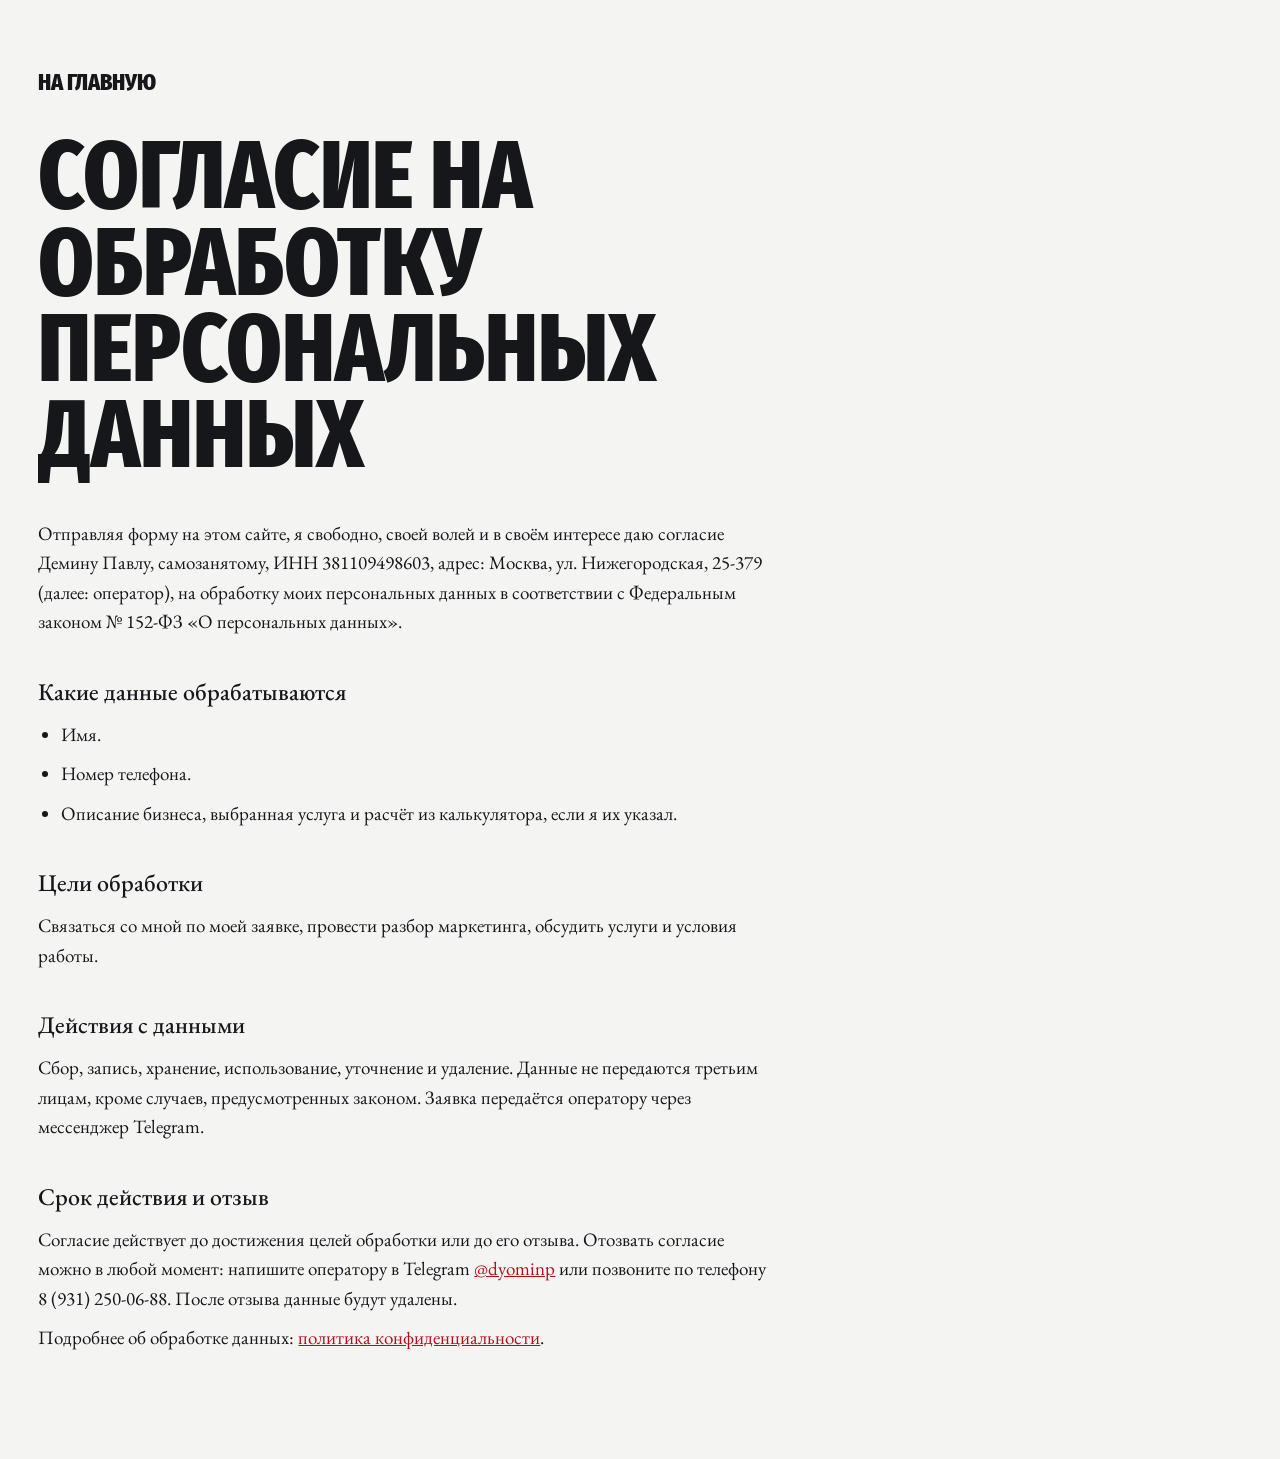
<file: consent.html>
<!DOCTYPE html>
<html lang="ru">
<head>
<meta charset="utf-8">
<meta name="viewport" content="width=device-width, initial-scale=1">
<title>Политика конфиденциальности</title>
<meta name="robots" content="noindex">
<link rel="preconnect" href="https://fonts.googleapis.com">
<link rel="preconnect" href="https://fonts.gstatic.com" crossorigin>
<link href="https://fonts.googleapis.com/css2?family=Fira+Sans+Extra+Condensed:wght@800&family=EB+Garamond:wght@400;500&display=swap" rel="stylesheet">
<style>
  :root { --paper:#f4f4f2; --ink:#15171a; --carmine:#d4202f; --carmine-text:#b50f1f; }
  * { box-sizing: border-box; margin: 0; }
  body { font-family: 'EB Garamond', Georgia, serif; font-size: 1.1875rem; line-height: 1.55; color: var(--ink); background: var(--paper); padding: clamp(24px, 5vw, 72px) clamp(16px, 3vw, 44px) 96px; }
  main { max-width: 46rem; }
  h1 { font-family: 'Fira Sans Extra Condensed', Impact, sans-serif; font-weight: 800; font-size: clamp(3rem, 8vw, 6rem); line-height: 0.9; text-transform: uppercase; margin: 32px 0 40px; }
  h2 { font-size: 1.5rem; font-weight: 500; margin: 36px 0 10px; }
  p, li { margin-bottom: 10px; }
  ul { padding-left: 1.2em; }
  a { color: var(--carmine-text); }
  .back { font-family: 'Fira Sans Extra Condensed', Impact, sans-serif; font-weight: 800; font-size: 1.5rem; text-transform: uppercase; text-decoration: none; color: var(--ink); }
  .back:hover { color: var(--carmine-text); }
</style>
</head>
<body>
<main>
  <a class="back" href="./">На главную</a>
  <h1>Согласие на обработку персональных данных</h1>

  <p>Отправляя форму на этом сайте, я свободно, своей волей и в своём интересе даю согласие Демину Павлу, самозанятому, ИНН 381109498603, адрес: Москва, ул. Нижегородская, 25-379 (далее: оператор), на обработку моих персональных данных в соответствии с Федеральным законом № 152-ФЗ «О персональных данных».</p>

  <h2>Какие данные обрабатываются</h2>
  <ul>
    <li>Имя.</li>
    <li>Номер телефона.</li>
    <li>Описание бизнеса, выбранная услуга и расчёт из калькулятора, если я их указал.</li>
  </ul>

  <h2>Цели обработки</h2>
  <p>Связаться со мной по моей заявке, провести разбор маркетинга, обсудить услуги и условия работы.</p>

  <h2>Действия с данными</h2>
  <p>Сбор, запись, хранение, использование, уточнение и удаление. Данные не передаются третьим лицам, кроме случаев, предусмотренных законом. Заявка передаётся оператору через мессенджер Telegram.</p>

  <h2>Срок действия и отзыв</h2>
  <p>Согласие действует до достижения целей обработки или до его отзыва. Отозвать согласие можно в любой момент: напишите оператору в Telegram <a href="https://t.me/dyominp">@dyominp</a> или позвоните по телефону 8 (931) 250-06-88. После отзыва данные будут удалены.</p>

  <p>Подробнее об обработке данных: <a href="privacy.html">политика конфиденциальности</a>.</p>
</main>
</body>
</html>
</file>
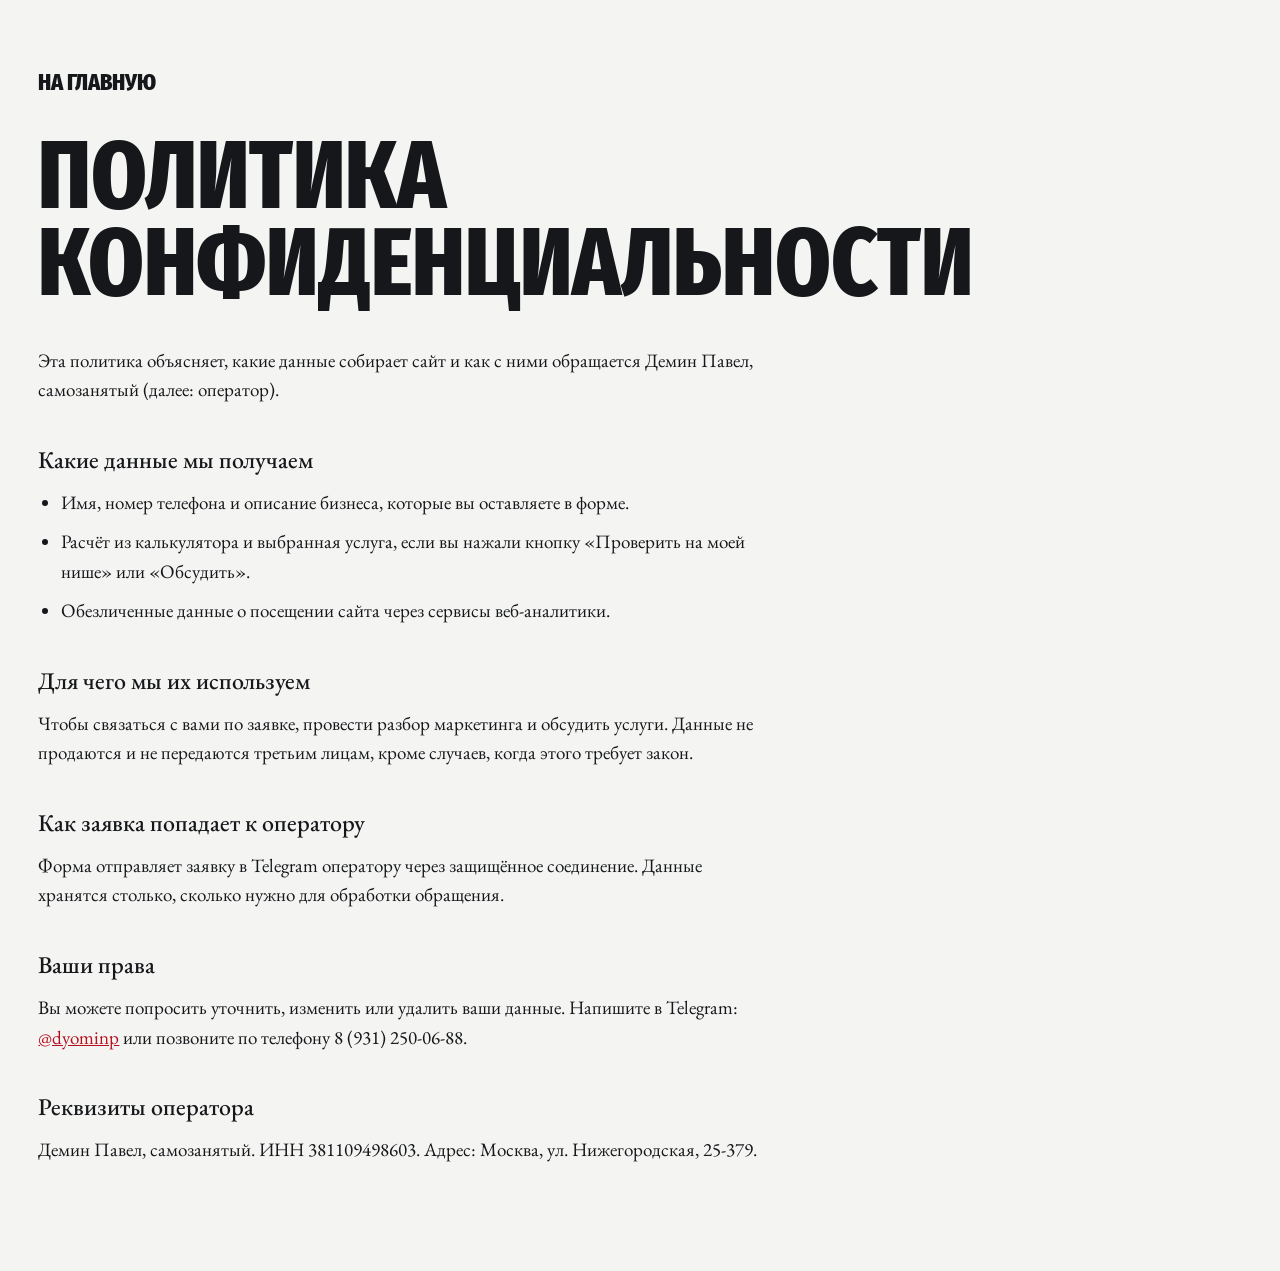
<file: privacy.html>
<!DOCTYPE html>
<html lang="ru">
<head>
<meta charset="utf-8">
<meta name="viewport" content="width=device-width, initial-scale=1">
<title>Политика конфиденциальности</title>
<meta name="robots" content="noindex">
<link rel="preconnect" href="https://fonts.googleapis.com">
<link rel="preconnect" href="https://fonts.gstatic.com" crossorigin>
<link href="https://fonts.googleapis.com/css2?family=Fira+Sans+Extra+Condensed:wght@800&family=EB+Garamond:wght@400;500&display=swap" rel="stylesheet">
<style>
  :root { --paper:#f4f4f2; --ink:#15171a; --carmine:#d4202f; --carmine-text:#b50f1f; }
  * { box-sizing: border-box; margin: 0; }
  body { font-family: 'EB Garamond', Georgia, serif; font-size: 1.1875rem; line-height: 1.55; color: var(--ink); background: var(--paper); padding: clamp(24px, 5vw, 72px) clamp(16px, 3vw, 44px) 96px; }
  main { max-width: 46rem; }
  h1 { font-family: 'Fira Sans Extra Condensed', Impact, sans-serif; font-weight: 800; font-size: clamp(3rem, 8vw, 6rem); line-height: 0.9; text-transform: uppercase; margin: 32px 0 40px; }
  h2 { font-size: 1.5rem; font-weight: 500; margin: 36px 0 10px; }
  p, li { margin-bottom: 10px; }
  ul { padding-left: 1.2em; }
  a { color: var(--carmine-text); }
  .back { font-family: 'Fira Sans Extra Condensed', Impact, sans-serif; font-weight: 800; font-size: 1.5rem; text-transform: uppercase; text-decoration: none; color: var(--ink); }
  .back:hover { color: var(--carmine-text); }
</style>
</head>
<body>
<main>
  <a class="back" href="./">На главную</a>
  <h1>Политика конфиденциальности</h1>

  <p>Эта политика объясняет, какие данные собирает сайт и как с ними обращается Демин Павел, самозанятый (далее: оператор).</p>

  <h2>Какие данные мы получаем</h2>
  <ul>
    <li>Имя, номер телефона и описание бизнеса, которые вы оставляете в форме.</li>
    <li>Расчёт из калькулятора и выбранная услуга, если вы нажали кнопку «Проверить на моей нише» или «Обсудить».</li>
    <li>Обезличенные данные о посещении сайта через сервисы веб-аналитики.</li>
  </ul>

  <h2>Для чего мы их используем</h2>
  <p>Чтобы связаться с вами по заявке, провести разбор маркетинга и обсудить услуги. Данные не продаются и не передаются третьим лицам, кроме случаев, когда этого требует закон.</p>

  <h2>Как заявка попадает к оператору</h2>
  <p>Форма отправляет заявку в Telegram оператору через защищённое соединение. Данные хранятся столько, сколько нужно для обработки обращения.</p>

  <h2>Ваши права</h2>
  <p>Вы можете попросить уточнить, изменить или удалить ваши данные. Напишите в Telegram: <a href="https://t.me/dyominp">@dyominp</a> или позвоните по телефону 8 (931) 250-06-88.</p>

  <h2>Реквизиты оператора</h2>
  <p>Демин Павел, самозанятый. ИНН 381109498603. Адрес: Москва, ул. Нижегородская, 25-379.</p>
</main>
</body>
</html>
</file>
<file: styles.css>
/* ===== Tokens ===== */
:root {
  --paper: #f4f4f2;
  --tone: #e7e8e5;
  --pink: #fbdfe2;
  --pink-deep: #f5cbd0;
  --ink: #15171a;
  --soft: #353a42;
  --dim: #50565f;
  --carmine: #d4202f;
  --carmine-text: #b50f1f;
  --on-carmine: #ffffff;
  --accent: #ffe3e5;

  --f-display: 'Fira Sans Extra Condensed', 'Arial Narrow', Impact, sans-serif;
  --f-text: 'EB Garamond', Georgia, 'Times New Roman', serif;

  --step-small: clamp(0.9375rem, 0.9rem + 0.12vw, 1rem);
  --step-body: clamp(1.125rem, 1.05rem + 0.25vw, 1.25rem);
  --step-lead: clamp(1.3125rem, 1.1rem + 0.7vw, 1.75rem);

  --m: clamp(16px, 3vw, 44px);
  --gap: clamp(96px, 12vw, 200px);

  --ease-out: cubic-bezier(0.22, 1, 0.36, 1);
  --ease-expo: cubic-bezier(0.16, 1, 0.3, 1);
  --ease-in-out: cubic-bezier(0.76, 0, 0.24, 1);
  --ease-soft: cubic-bezier(0.33, 1, 0.68, 1);
  --t-hover: 180ms;
  --t-ui: 240ms;
  --t-field: 300ms;

  interpolate-size: allow-keywords;
}

/* ===== Base ===== */
*, *::before, *::after { box-sizing: border-box; margin: 0; padding: 0; }
html { -webkit-text-size-adjust: 100%; overflow-x: clip; scroll-behavior: smooth; }
body {
  font-family: var(--f-text);
  font-size: var(--step-body);
  line-height: 1.5;
  color: var(--ink);
  background: var(--paper);
  font-variant-numeric: lining-nums;
  overflow-x: clip;
  -webkit-font-smoothing: antialiased;
  text-rendering: optimizeLegibility;
}
img { display: block; max-width: 100%; height: auto; }
a { color: inherit; text-decoration-thickness: 0.08em; text-underline-offset: 0.18em; }
ul, ol { list-style: none; }
button, input, textarea { font: inherit; color: inherit; }
button { cursor: pointer; background: none; border: 0; }
::selection { background: var(--carmine); color: #fff; }
:focus-visible { outline: 3px solid currentColor; outline-offset: 4px; }
[hidden] { display: none !important; }
.show-sm { display: none; }

.wrap { padding-inline: var(--m); }

/* Display type */
.h2 {
  font-family: var(--f-display); font-weight: 800;
  font-size: clamp(3rem, 7.2vw, 8rem);
  line-height: 0.88;
  letter-spacing: -0.015em;
  text-transform: uppercase;
  text-wrap: balance;
}
.lead { font-size: var(--step-lead); line-height: 1.32; max-width: 34em; text-wrap: pretty; }

/* Colour fields (chapters) */
.f-carmine { background: var(--carmine); color: var(--on-carmine); }
.f-paper { background: var(--paper); color: var(--ink); }
.f-tone { background: var(--tone); color: var(--ink); }
.f-pink { background: var(--pink); color: var(--ink); }

section { scroll-margin-top: 0; }

/* ===== Buttons ===== */
.btn {
  --btn-bg: var(--carmine);
  --btn-ink: #fff;
  --btn-fill: var(--ink);
  --btn-hov: #fff;
  position: relative;
  isolation: isolate;
  overflow: hidden;
  display: inline-flex;
  align-items: center;
  justify-content: center;
  min-height: 56px;
  padding: 0 32px;
  border-radius: 0;
  background: var(--btn-bg);
  color: var(--btn-ink);
  font-family: var(--f-display); font-weight: 800;
  font-size: 1.75rem;
  line-height: 1;
  letter-spacing: 0.03em;
  text-transform: uppercase;
  text-decoration: none;
  white-space: nowrap;
  transition: color var(--t-ui) ease, background-color var(--t-field) ease, transform 140ms var(--ease-out);
}
.btn::before {
  content: "";
  position: absolute;
  inset: 0;
  z-index: -1;
  background: var(--btn-fill);
  transform: translateY(101%);
  transition: transform 0.5s var(--ease-expo);
}
.btn:hover { color: var(--btn-hov); }
.btn:hover::before { transform: none; }
.btn:active { transform: scale(0.97); }
.btn--sm { min-height: 44px; padding: 0 20px; font-size: 1.375rem; }
.btn--block { width: 100%; white-space: normal; text-align: center; line-height: 1.05; padding-block: 12px; font-size: 1.3rem; }
.f-carmine .btn { --btn-bg: #fff; --btn-ink: var(--carmine); --btn-fill: var(--ink); --btn-hov: #fff; }

/* ===== Header ===== */
.header {
  --hink: #fff;
  --hbtn-bg: #fff;
  --hbtn-ink: var(--carmine);
  --hbg: var(--carmine);
  position: fixed;
  inset: 0 0 auto 0;
  z-index: 50;
  color: var(--hink);
  transition: color var(--t-field) ease;
}
.header::before { content: ""; position: absolute; inset: 0; background: var(--hbg); transition: background-color var(--t-field) ease; }
.header[data-on="paper"], .header[data-on="tone"], .header[data-on="pink"] {
  --hink: var(--ink);
  --hbtn-bg: var(--carmine);
  --hbtn-ink: #fff;
  --hbg: var(--paper);
}
.header[data-on="tone"] { --hbg: var(--tone); }
.header[data-on="pink"] { --hbg: var(--pink); }
.menu-open .header { --hink: #fff; --hbtn-bg: #fff; --hbtn-ink: var(--carmine); --hbg: var(--carmine); }
.header__inner {
  position: relative;
  display: flex;
  align-items: center;
  gap: 24px;
  min-width: 0;
  height: 76px;
  padding-inline: var(--m);
}
.logo {
  flex-shrink: 0;
  position: relative;
  z-index: 2;
  margin-right: auto;
  font-family: var(--f-display); font-weight: 800;
  font-size: 1.75rem;
  letter-spacing: 0.02em;
  text-transform: uppercase;
  text-decoration: none;
  line-height: 1;
}
.nav { display: flex; align-items: center; gap: 32px; }
.nav a {
  white-space: nowrap;
  font-size: 1.125rem;
  text-decoration: none;
  position: relative;
}
.nav a::after, .contact__soc a::after {
  content: "";
  position: absolute;
  left: 0;
  right: 0;
  bottom: -2px;
  height: 2px;
  background: currentColor;
  transform: scaleX(0);
  transform-origin: left center;
  transition: transform 0.45s var(--ease-expo);
}
.nav a:hover::after, .contact__soc a:hover::after { transform: scaleX(1); }
.nav__phone { display: none; }
.header__cta {
  --btn-bg: var(--hbtn-bg);
  --btn-ink: var(--hbtn-ink);
  --btn-fill: var(--ink);
  position: relative;
  z-index: 2;
  flex-shrink: 0;
}
.header__cta:hover { color: #fff; }
.burger { display: none; position: relative; z-index: 2; width: 44px; height: 44px; }
.burger i {
  position: absolute;
  left: 10px;
  right: 10px;
  height: 2px;
  background: currentColor;
  transition: transform 0.45s var(--ease-expo), top 0.45s var(--ease-expo);
}
.burger i:nth-child(1) { top: 17px; }
.burger i:nth-child(2) { top: 25px; }
.burger[aria-expanded="true"] i:nth-child(1) { top: 21px; transform: rotate(45deg); }
.burger[aria-expanded="true"] i:nth-child(2) { top: 21px; transform: rotate(-45deg); }

/* ===== Hero ===== */
.hero {
  --ph: min(30vw, 440px);
  position: relative;
  min-height: 100svh;
  padding: max(15svh, 104px) var(--m) var(--m);
  display: flex;
  flex-direction: column;
  justify-content: space-between;
  gap: 32px;
}
.hero__title {
  font-family: var(--f-display); font-weight: 800;
  font-size: min(calc((100vw - var(--ph) - 2 * var(--m) - 56px) / 8.2), 14svh); max-width: calc(100% - var(--ph) - 40px);
  line-height: 0.82;
  letter-spacing: -0.02em;
  text-transform: uppercase;
}
.hl {
  display: block;
  overflow: hidden;
  padding: 0.07em 0 0.03em;
  margin: -0.07em 0 -0.03em;
  will-change: transform;
}
.hl--1 { color: #fff; transform: translate3d(calc(var(--sp, 0) * -9vw), 0, 0); }
.hl--2 { color: #fff; transform: translate3d(calc(var(--sp, 0) * 5vw), 0, 0); }
.hl--3 { color: var(--ink); transform: translate3d(calc(var(--sp, 0) * -5vw), 0, 0); }
.hl--4 { color: var(--ink); transform: translate3d(calc(var(--sp, 0) * 5vw), 0, 0); }
.split, .split2 { display: inline-block; white-space: nowrap; }
.ch { display: inline-block; }
.js .hero .is-split .ch { transform: translateY(112%); transition: transform 1.2s var(--ease-expo) calc(var(--ci, 0) * 110ms + var(--cd, 0ms)); }
.js .hero .is-split.go .ch { transform: none; }


.hero__ph { position: absolute; right: var(--m); top: 96px; bottom: var(--m); width: var(--ph); margin: 0; overflow: hidden; background: #0d0f12; z-index: 2; }
.hero__ph img { width: 100%; height: 100%; object-fit: cover; object-position: 50% 20%; }
.js .hero__ph img { clip-path: inset(0 0 100% 0); transform: scale(1.14); transition: clip-path 1.3s var(--ease-in-out) 0.5s, transform 1.9s var(--ease-soft) 0.5s; }
.js .hero.loaded .hero__ph img { clip-path: inset(0); transform: none; }
.hero__foot { max-width: calc(100% - var(--ph) - 40px); display: flex; justify-content: space-between; align-items: flex-end; gap: 24px; }
.hero__meta { font-size: var(--step-body); line-height: 1.4; }
.hero__meta a { text-decoration: none; font-weight: 500; }
.hero__sell { width: min(100%, 400px); display: grid; gap: 22px; justify-items: end; text-align: right; }
.hero__sell p { font-size: clamp(1.125rem, 1rem + 0.45vw, 1.375rem); line-height: 1.34; text-wrap: pretty; }
.js .hero__sell, .js .hero__meta { opacity: 0; transform: translateY(18px); transition: opacity 0.9s var(--ease-expo) 0.9s, transform 0.9s var(--ease-expo) 0.9s; }
.js .loaded .hero__sell, .js .loaded .hero__meta { opacity: 1; transform: none; }

/* ===== Reveals ===== */
.js [data-r] { opacity: 0; transform: translateY(26px); transition: opacity 0.9s var(--ease-expo) var(--d, 0ms), transform 0.9s var(--ease-expo) var(--d, 0ms); }
.js [data-r].in { opacity: 1; transform: none; }
.js [data-r="line"], .js [data-r="open"] { opacity: 1; transform: none; }
.mask { display: block; overflow: hidden; padding: 0.08em 0 0.04em; margin: -0.08em 0 -0.04em; }
.mask > span { display: block; }
.js .mask > span { transform: translateY(112%); transition: transform 1s var(--ease-expo) var(--d, 0ms); }
.js .in .mask > span, .js .in.mask > span { transform: none; }
.js [data-r="open"] img { clip-path: inset(0 0 100% 0); transform: scale(1.18); transition: clip-path 1.25s var(--ease-in-out) var(--d, 0ms), transform 1.8s var(--ease-soft) var(--d, 0ms); }
.js [data-r="open"].in img { clip-path: inset(0); transform: none; }
.js .stage.in .mask > span { transform: none; }

/* ===== Calculator ===== */
.calc { padding-block: var(--gap); }
.calc__grid { display: grid; grid-template-columns: repeat(12, minmax(0, 1fr)); gap: 56px 16px; align-items: start; }
.calc__intro { grid-column: 1 / span 6; display: grid; gap: 32px; }
.calc__controls { grid-column: 1 / span 6; display: grid; gap: 40px; }
.calc__result { grid-column: 8 / span 5; grid-row: 1 / span 2; position: sticky; top: 112px; container-type: inline-size; display: grid; gap: 20px; align-content: start; }

.ctl__top { display: flex; justify-content: space-between; align-items: baseline; gap: 16px; margin-bottom: 14px; }
.ctl label { font-size: var(--step-body); }
.ctl output { font-family: var(--f-display); font-weight: 800; font-size: 2.25rem; line-height: 1; color: var(--carmine-text); font-variant-numeric: tabular-nums; }
.ctl__hint { margin-top: 12px; font-size: var(--step-small); color: var(--soft); max-width: 40ch; }

.range { position: relative; height: 36px; }
.range::before { content: ""; position: absolute; left: 0; right: 0; top: 15px; height: 6px; background: var(--tone); }
.range__fill { position: absolute; left: 0; right: 0; top: 15px; height: 6px; background: var(--carmine); transform-origin: left center; transform: scaleX(var(--p, 0.2)); }
.range input { position: absolute; inset: 0; width: 100%; height: 36px; margin: 0; background: transparent; -webkit-appearance: none; appearance: none; cursor: pointer; }
.range input::-webkit-slider-runnable-track { height: 36px; background: transparent; }
.range input::-moz-range-track { height: 36px; background: transparent; }
.range input::-webkit-slider-thumb { -webkit-appearance: none; width: 28px; height: 36px; margin-top: 0; background: var(--ink); border: 0; border-radius: 0; transition: transform 140ms var(--ease-out), background-color var(--t-hover) ease; }
.range input::-moz-range-thumb { width: 28px; height: 36px; background: var(--ink); border: 0; border-radius: 0; transition: transform 140ms var(--ease-out), background-color var(--t-hover) ease; }
.range input:hover::-webkit-slider-thumb { background: var(--carmine); }
.range input:hover::-moz-range-thumb { background: var(--carmine); }
.range input:active::-webkit-slider-thumb { transform: scaleY(1.18); }
.range input:active::-moz-range-thumb { transform: scaleY(1.18); }
.range input:focus-visible { outline: 3px solid var(--ink); outline-offset: 6px; }

.result__big { --len: 6; font-family: var(--f-display); font-weight: 800; line-height: 0.85; letter-spacing: -0.01em; font-size: min(12rem, calc(96cqw / (var(--len) * 0.4))); color: var(--carmine-text); font-variant-numeric: tabular-nums; white-space: nowrap; }
.result__cur { font-size: 0.7em; }
.result__cap { font-size: var(--step-body); color: var(--soft); margin-top: -4px; }
.result__sentence { font-size: clamp(1.3125rem, 1.1rem + 0.6vw, 1.75rem); line-height: 1.3; max-width: 22em; margin-top: 8px; }
.result__sentence b { font-weight: 600; font-variant-numeric: tabular-nums; }
.calc__result .btn { justify-self: start; margin-top: 8px; }

/* ===== Marquee ===== */
.marquee { overflow: hidden; padding: clamp(16px, 2.4vw, 36px) 0; }
.marquee__track { display: flex; width: max-content; will-change: transform; font-family: var(--f-display); font-weight: 800; font-size: clamp(3.25rem, 8.4vw, 9.5rem); line-height: 0.95; text-transform: uppercase; white-space: nowrap; }
.marquee__track span { padding-right: 0.7em; }

/* ===== Pains ===== */
.pains { padding-block: var(--gap); }
.pains__list { margin-top: clamp(48px, 7vw, 96px); }
.pain { display: block; padding-block: 0.1em; font-family: var(--f-display); font-weight: 800; font-size: clamp(2.5rem, 5.4vw, 6.25rem); line-height: 1; text-transform: uppercase; letter-spacing: -0.005em; }
.pain::before { content: "•"; display: inline-block; width: 0.55em; color: var(--carmine-text); }
.pain__t { position: relative; display: inline-block; vertical-align: top; max-width: calc(100% - 0.6em); }
.nb { white-space: nowrap; }
.pain__t::after { content: ""; position: absolute; left: -0.03em; right: -0.03em; top: 54%; height: 0.1em; background: var(--carmine); transform: scaleX(0); transform-origin: left center; }
.js .pain { opacity: 0; transform: translateY(30px); transition: opacity 0.8s var(--ease-expo), transform 0.8s var(--ease-expo); }
.js .pain.in { opacity: 1; transform: none; }
.js .pain.in .pain__t::after { transform: scaleX(1); transition: transform 0.9s var(--ease-in-out) 0.55s; }
.no-motion .pain__t::after { transform: scaleX(1); }

/* ===== Niches ===== */
.niches { padding-block: var(--gap); }
.niches__h { font-size: clamp(3.5rem, 11vw, 12rem); }
.niches__p { margin: clamp(40px, 6vw, 80px) 0 0 auto; width: min(100%, 58rem); font-size: clamp(1.5rem, 1.1rem + 1.1vw, 2rem); line-height: 1.2; color: var(--dim); text-wrap: pretty; }
.niches__p .n { transition: color 0.4s ease; }
.niches__p .n.lit { color: var(--ink); }
.no-motion .niches__p { color: var(--ink); }

/* ===== Cases ===== */
.cases { padding-block: var(--gap); }
.cases__grid { display: grid; grid-template-columns: repeat(12, minmax(0, 1fr)); gap: 48px 16px; align-items: start; }
.cases__head { grid-column: 1 / span 4; position: sticky; top: 112px; display: grid; gap: 28px; }
.cases__head .h2 { font-size: clamp(3rem, 5.2vw, 5.75rem); }
.cases__head .lead { font-size: var(--step-body); max-width: 22em; }
.ledger { grid-column: 5 / span 8; position: relative; padding-right: 340px; }
.ledger__g { font-size: var(--step-body); font-weight: 500; color: var(--soft); margin: 0 0 14px; }
.ledger__g:not(:first-of-type) { margin-top: 56px; }
.ledger__rows { max-width: 100%; }
.row { display: grid; grid-template-columns: 1fr auto; align-items: baseline; column-gap: 24px; row-gap: 2px; padding: 14px 0; cursor: default; transition: color var(--t-hover) ease; font-variant-numeric: tabular-nums; }
.row__n { font-size: 1.375rem; grid-column: 1; grid-row: 1; }
.row__k { font-size: var(--step-small); color: var(--soft); grid-column: 1; grid-row: 2; }
.row__r { font-size: 1.25rem; text-align: right; font-weight: 500; grid-column: 2; grid-row: 1 / span 2; align-self: center; }
.ledger.has-active .row:not(.is-active) { color: var(--dim); }
.ledger.has-active .row:not(.is-active) .row__k { color: var(--dim); }
.peek { position: absolute; right: 0; top: 0; width: 310px; padding: 28px; background: var(--paper); transform: translateY(var(--py, 0px)); transition: transform 0.55s var(--ease-expo), opacity 0.3s ease; opacity: 0; pointer-events: none; }
.peek.swap .peek__big, .peek.swap .peek__txt { animation: peekIn 0.4s var(--ease-out) both; }
.peek.swap .peek__txt { animation-delay: 60ms; }
@keyframes peekIn { from { opacity: 0; transform: translateY(8px); } to { opacity: 1; transform: none; } }
.ledger.has-active .peek { opacity: 1; }
.peek__big { font-family: var(--f-display); font-weight: 800; font-size: 3.25rem; line-height: 0.92; text-transform: uppercase; color: var(--carmine-text); }
.peek__txt { margin-top: 14px; font-size: var(--step-small); line-height: 1.4; }

/* ===== Photo band ===== */
.band { position: relative; height: clamp(320px, 72svh, 780px); overflow: hidden; background: var(--tone); }
.band img { position: absolute; left: 0; top: 0; width: 100%; height: 118%; object-fit: cover; object-position: 50% 0%; transform: translate3d(0, var(--by, 0px), 0) scale(var(--bs, 1)); will-change: transform; }

/* ===== Pricing ===== */
.pricing { padding-block: var(--gap); }
.ptable { display: grid; grid-template-columns: minmax(170px, 0.8fr) repeat(3, minmax(0, 1fr)); grid-template-rows: repeat(6, auto); }
.ptable__corner { grid-column: 1; grid-row: 1; padding: 22px 20px 22px 0; align-self: end; }
.ptable__corner .h2 { font-size: clamp(2.6rem, 4.4vw, 5rem); }
.ptable__labels { grid-column: 1; grid-row: 2 / 7; display: grid; grid-template-rows: subgrid; }
.pl { padding: 22px 20px; font-size: var(--step-body); color: var(--soft); }
.pl:nth-child(odd) { background: var(--tone); }
.plan { grid-row: 1 / 7; display: grid; grid-template-rows: subgrid; min-width: 0; }
.plan:nth-of-type(1) { grid-column: 2; }
.plan:nth-of-type(2) { grid-column: 3; }
.plan:nth-of-type(3) { grid-column: 4; }
.plan--main { background: var(--pink); }
.plan__name { font-family: var(--f-display); font-weight: 800; font-size: clamp(2.4rem, 3.8vw, 4.25rem); line-height: 0.9; text-transform: uppercase; padding: 22px 20px; align-self: end; }
.cell { padding: 22px 20px; font-size: var(--step-body); line-height: 1.35; min-width: 0; }
.plan > .cell:nth-child(odd) { background: var(--tone); }
.plan--main > .cell:nth-child(odd) { background: var(--pink-deep); }
.price { font-family: var(--f-display); font-weight: 800; font-size: clamp(2.2rem, 3.4vw, 3.75rem); line-height: 0.95; text-transform: uppercase; }
.price__sub { margin-top: 10px; font-size: var(--step-small); line-height: 1.35; color: var(--soft); }
.cell--act { display: flex; align-items: center; }
.pl--act { min-height: 1px; }

/* ===== Steps ===== */
.steps { padding-block: var(--gap); }
.stairs { display: grid; grid-template-columns: repeat(12, minmax(0, 1fr)); gap: clamp(40px, 5vw, 64px) 16px; }
.stage { grid-column: calc(1 + var(--i) * 2) / -1; min-width: 0; }
.stage--last { grid-column: 6 / -1; }
.stage__t { font-family: var(--f-display); font-weight: 800; font-size: clamp(2.4rem, 4.8vw, 5.5rem); line-height: 0.98; letter-spacing: -0.01em; text-transform: uppercase; }
.stage--last .stage__t { color: var(--accent); }
.stage__p { margin-top: 14px; max-width: 34ch; font-size: var(--step-body); line-height: 1.4; }

/* ===== About ===== */
.about { padding-block: var(--gap); }
.about__grid { display: grid; grid-template-columns: repeat(12, minmax(0, 1fr)); gap: 48px 16px; align-items: start; }
.about__text { grid-column: 1 / span 7; display: grid; gap: 36px; }
.about__text .h2 { font-size: clamp(3.5rem, 9vw, 10rem); }
.about__p { font-size: clamp(1.5rem, 1.1rem + 1.1vw, 2.125rem); line-height: 1.2; max-width: 22em; text-wrap: pretty; }
.about__nums { display: grid; grid-template-columns: repeat(2, minmax(0, 1fr)); gap: 24px; margin-top: 12px; }
.num { display: grid; gap: 10px; align-content: start; }
.num__v { font-family: var(--f-display); font-weight: 800; font-size: clamp(5rem, 11vw, 12rem); line-height: 0.82; color: var(--carmine-text); font-variant-numeric: tabular-nums; }
.num__v i { font-style: normal; }
.num span { font-size: var(--step-body); max-width: 16em; line-height: 1.35; }
.about__ph { grid-column: 9 / span 4; overflow: hidden; background: var(--tone); }
.about__ph img { width: 100%; height: auto; aspect-ratio: 1; object-fit: cover; }

/* ===== FAQ ===== */
.faq { padding-block: var(--gap); }
.faq__grid { display: grid; grid-template-columns: repeat(12, minmax(0, 1fr)); gap: 48px 16px; align-items: start; }
.faq__head { grid-column: 1 / span 4; display: grid; gap: 40px; position: sticky; top: 112px; }
.faq__ph { overflow: hidden; background: var(--paper); }
.faq__ph img { width: 100%; aspect-ratio: 4 / 5; object-fit: cover; object-position: 50% 0%; }
.faq__list { grid-column: 6 / span 7; display: grid; gap: 12px; }
.faq details { margin-inline: -24px; padding-inline: 24px; background: transparent; transition: background-color var(--t-field) ease; }
.faq details[open] { background: var(--paper); }
.faq summary { list-style: none; display: flex; justify-content: space-between; align-items: center; gap: 24px; padding: 22px 0; cursor: pointer; font-size: clamp(1.375rem, 1.1rem + 0.9vw, 1.75rem); line-height: 1.2; transition: color var(--t-hover) ease; }
.faq summary::-webkit-details-marker { display: none; }
.faq summary::after { content: ""; flex-shrink: 0; width: 12px; height: 12px; border-right: 2px solid currentColor; border-bottom: 2px solid currentColor; transform: translateY(-3px) rotate(45deg); transition: transform 0.45s var(--ease-expo); }
.faq details[open] summary::after { transform: translateY(3px) rotate(-135deg); }
.faq summary:hover { color: var(--carmine-text); }
.faq details::details-content { block-size: 0; overflow: clip; transition: block-size 0.5s var(--ease-expo), content-visibility 0.5s allow-discrete; }
.faq details[open]::details-content { block-size: auto; }
.ans { padding-bottom: 28px; }
.ans p { max-width: 48ch; font-size: var(--step-body); line-height: 1.5; }

/* ===== Lead form ===== */
.lead-sec { padding-block: var(--gap); }
.lead__grid { display: grid; grid-template-columns: repeat(12, minmax(0, 1fr)); gap: 56px 16px; align-items: start; }
.lead__text { grid-column: 1 / span 5; display: grid; gap: 32px; }
.lead__text .h2 { font-size: clamp(3.25rem, 7vw, 8rem); }
.lead__note { padding: 16px 20px; background: var(--pink); font-size: var(--step-body); }
.lead__ph { overflow: hidden; background: var(--tone); }
.lead__ph img { width: 100%; aspect-ratio: 16 / 10; object-fit: cover; object-position: 50% 22%; }
.form { grid-column: 7 / span 6; display: grid; gap: 24px; }
.field { display: grid; gap: 8px; }
.field label { font-size: var(--step-body); color: var(--soft); }
.field input, .field textarea { width: 100%; min-height: 60px; padding: 16px 18px; border: 0; border-radius: 0; background: var(--tone); font-size: 1.25rem; transition: background-color var(--t-hover) ease; resize: vertical; }
.field input:hover, .field textarea:hover { background: #dfe0dc; }
.field input:focus, .field textarea:focus { outline: 3px solid var(--ink); outline-offset: 0; background: #fff; }
.field input::placeholder, .field textarea::placeholder { color: var(--dim); opacity: 1; }
.check { display: flex; align-items: flex-start; gap: 14px; font-size: var(--step-small); line-height: 1.4; cursor: pointer; }
.check input { flex-shrink: 0; width: 24px; height: 24px; margin-top: 1px; accent-color: var(--carmine); }
.form__status { min-height: 1.5em; font-size: var(--step-body); }
.form__status.is-err { color: var(--carmine-text); }
.form.is-sent .btn { pointer-events: none; }

/* ===== Contact ===== */
.contact { min-height: 100svh; display: grid; grid-template-rows: auto 1fr auto; padding: 112px var(--m) var(--m); gap: 24px; overflow: hidden; }
.contact__lead { font-family: var(--f-text); font-weight: 400; font-size: clamp(1.25rem, 1.1rem + 0.5vw, 1.5rem); max-width: 16em; }
.contact__h { align-self: end; justify-self: start; margin: 0; font: inherit; max-width: 100%; }
.contact__big { display: block; font-family: var(--f-display); font-weight: 800; font-size: min(21vw, 46svh); line-height: 0.8; letter-spacing: -0.015em; text-transform: uppercase; color: #fff; text-decoration: none; margin-bottom: 8svh; padding-top: 0.05em; transition: color var(--t-ui) ease; }
.contact__big:hover { color: var(--accent); }
.contact__big .split2 { display: block; }
.js .contact__big.go .split2 { animation: rise 1.2s var(--ease-expo) both; }
@keyframes rise { from { transform: translateY(24%); } to { transform: none; } }
.contact__foot { display: flex; justify-content: space-between; align-items: flex-end; gap: 24px; font-size: var(--step-body); line-height: 1.4; }
.contact__soc { display: flex; flex-wrap: wrap; justify-content: flex-end; gap: 6px 24px; max-width: 34em; text-align: right; }
.contact__soc a { position: relative; text-decoration: none; }

/* ===== Footer ===== */
.footer { padding: clamp(48px, 7vw, 96px) var(--m) 28px; overflow: hidden; }
.footer__name { font-family: var(--f-display); font-weight: 800; font-size: min(17.2vw, 40svh); line-height: 0.8; letter-spacing: -0.015em; text-transform: uppercase; white-space: nowrap; margin-left: -0.02em; }
.footer__tag { font-family: var(--f-display); font-weight: 800; font-size: 8vw; line-height: 0.9; letter-spacing: -0.005em; text-transform: uppercase; white-space: nowrap; margin-top: 0.12em; color: var(--carmine-text); }
.footer__row { margin-top: clamp(32px, 4vw, 56px); display: flex; justify-content: space-between; gap: 12px 32px; flex-wrap: wrap; font-size: var(--step-small); color: var(--soft); }
.footer__row a { color: inherit; }

/* ===== Breakpoints ===== */
@media (max-width: 1180px) {
  .nav { gap: 22px; }
  .nav a { font-size: 1.0625rem; }
  .ledger { grid-column: 5 / span 8; padding-right: 0; }
  .cases__head { grid-column: 1 / span 4; }
  .peek { display: none !important; }
}

@media (max-width: 1100px) {
  .burger { display: block; }
  .nav {
    position: fixed;
    inset: 0;
    z-index: 1;
    flex-direction: column;
    align-items: flex-start;
    justify-content: center;
    gap: 6px;
    padding: 96px var(--m) 40px;
    background: var(--carmine);
    color: #fff;
    clip-path: inset(0 0 100% 0);
    visibility: hidden;
    transition: clip-path 0.7s var(--ease-in-out), visibility 0s linear 0.7s;
  }
  .menu-open .nav { clip-path: inset(0); visibility: visible; transition: clip-path 0.7s var(--ease-in-out), visibility 0s; }
  .nav a { font-family: var(--f-display); font-weight: 800; font-size: clamp(3.5rem, 15vw, 7rem); line-height: 0.95; text-transform: uppercase; }
  .nav a.nav__phone { display: block; font-family: var(--f-text); font-size: 1.5rem; text-transform: none; margin-top: 24px; }
  .nav a { opacity: 0; transform: translateY(24px); transition: opacity 0.6s var(--ease-expo), transform 0.6s var(--ease-expo); }
  .nav a::after { display: none; }
  .menu-open .nav a { opacity: 1; transform: none; }
  .menu-open .nav a:nth-child(2) { transition-delay: 0.08s; }
  .menu-open .nav a:nth-child(3) { transition-delay: 0.16s; }
  .menu-open .nav a:nth-child(4) { transition-delay: 0.24s; }
  .menu-open .nav a:nth-child(1) { transition-delay: 0.02s; }
  .header__cta { margin-left: 0; }
}

@media (max-width: 900px) {
  :root { --gap: clamp(72px, 16vw, 120px); }
  .hero { padding-top: max(14svh, 96px); }
  .hero__title { font-size: min(10.2vw, 13svh); max-width: none; }
  .hero__ph { position: static; width: 100%; height: min(78vw, 460px); order: 2; }
  .hero__foot { max-width: none; order: 3; }
  .hero { gap: 28px; }
  .hero__foot { flex-direction: column-reverse; align-items: flex-start; gap: 28px; }
  .hero__sell { justify-items: start; text-align: left; width: min(100%, 30rem); }

  .calc__grid, .cases__grid, .about__grid, .faq__grid, .lead__grid { display: flex; flex-direction: column; gap: 40px; align-items: stretch; }
  .calc__result { position: static; order: 2; margin-top: 56px; }
  .calc__controls { order: 1; }
  .calc__grid > * { grid-column: auto; }
  .result__big { font-size: min(10rem, calc(96cqw / (var(--len) * 0.4))); }

  .pain { font-size: clamp(2.2rem, 8.4vw, 4rem); padding-block: 0.12em; }
  .pain__t::after { display: none; }
  .pain__t { text-decoration: line-through; text-decoration-thickness: 0.1em; text-decoration-color: transparent; transition: text-decoration-color 0.8s ease 0.6s; }
  .pain.in .pain__t { text-decoration-color: var(--carmine); }

  .cases__head, .faq__head { position: static; }
  .ledger { padding-right: 0; }
  .row { padding: 14px 0; }
  .row__n { font-size: 1.1875rem; }
  .row__r { font-size: 1.125rem; }

  .band { height: clamp(260px, 56svh, 520px); }

  .ptable { display: block; }
  .ptable__labels { display: none; }
  .ptable__corner { padding: 0 0 28px; }
  .plan { display: block; margin-bottom: 20px; }
  .plan__name { font-size: clamp(3rem, 12vw, 4.5rem); padding: 24px 20px 8px; }
  .plan > .cell:nth-child(odd) { background: transparent; }
  .plan--main > .cell:nth-child(odd) { background: transparent; }
  .plan:not(.plan--main) { background: var(--tone); }
  .cell { padding: 14px 20px; }
  .cell[data-label]::before { content: attr(data-label); display: block; font-size: var(--step-small); color: var(--soft); margin-bottom: 4px; }
  .cell--act { padding: 14px 20px 24px; }

  .stairs { grid-template-columns: minmax(0, 1fr); gap: 40px; }
  .stage, .stage--last { grid-column: 1 / -1; padding-left: calc(var(--i) * 3.4vw); }
  .stage__t { font-size: clamp(2.3rem, 9.4vw, 5rem); }

  .about__text, .about__ph, .lead__text, .form, .faq__list, .ledger, .cases__head, .faq__head { grid-column: auto; width: 100%; }
  .about__ph { max-width: 420px; }
  .about__nums { gap: 16px; }
  .faq details { margin-inline: -16px; padding-inline: 16px; }
  .faq__ph img { aspect-ratio: 16 / 10; }

  .contact { min-height: min(100svh, 680px); }
  .contact__big { font-size: min(20.5vw, 40svh); margin-bottom: 4svh; }
  .contact__foot { flex-direction: column; align-items: flex-start; }
  .contact__soc { justify-content: flex-start; text-align: left; }
  .footer__name { font-size: 17.2vw; }
  .footer { padding-top: 112px; }
}

@media (max-width: 560px) {
  .hide-sm { display: none; }
  .show-sm { display: inline; }
  .header__inner { gap: 12px; }
  .btn { padding: 0 24px; }
  .btn--sm { padding: 0 16px; }
  .marquee__track { font-size: clamp(3rem, 15vw, 5rem); }
  .about__nums { grid-template-columns: 1fr; }
  .num { grid-template-columns: auto 1fr; align-items: center; gap: 16px; }
  .num__v { font-size: clamp(4.5rem, 24vw, 7rem); }
  .calc__result .btn, .hero__sell .btn { width: 100%; }
}

@media (max-width: 380px) {
  .logo { font-size: 1.5rem; }
}

/* ===== Reduced motion ===== */
@media (prefers-reduced-motion: reduce) {
  html { scroll-behavior: auto; }
  .js .hero__ph img, .js [data-r], .js [data-r="open"] img, .js .mask > span, .js .hero .is-split .ch, .js .pain,
  .js .hero__sell, .js .hero__meta {
    opacity: 1 !important;
    transform: none !important;
    clip-path: none !important;
    transition: none !important;
  }
  .pain__t::after { transform: scaleX(1); }
  .hl--1, .hl--2 { transform: none !important; }
  .band img { transform: none; top: 0; height: 100%; }
  .faq details::details-content { transition: none; }
}
</file>
